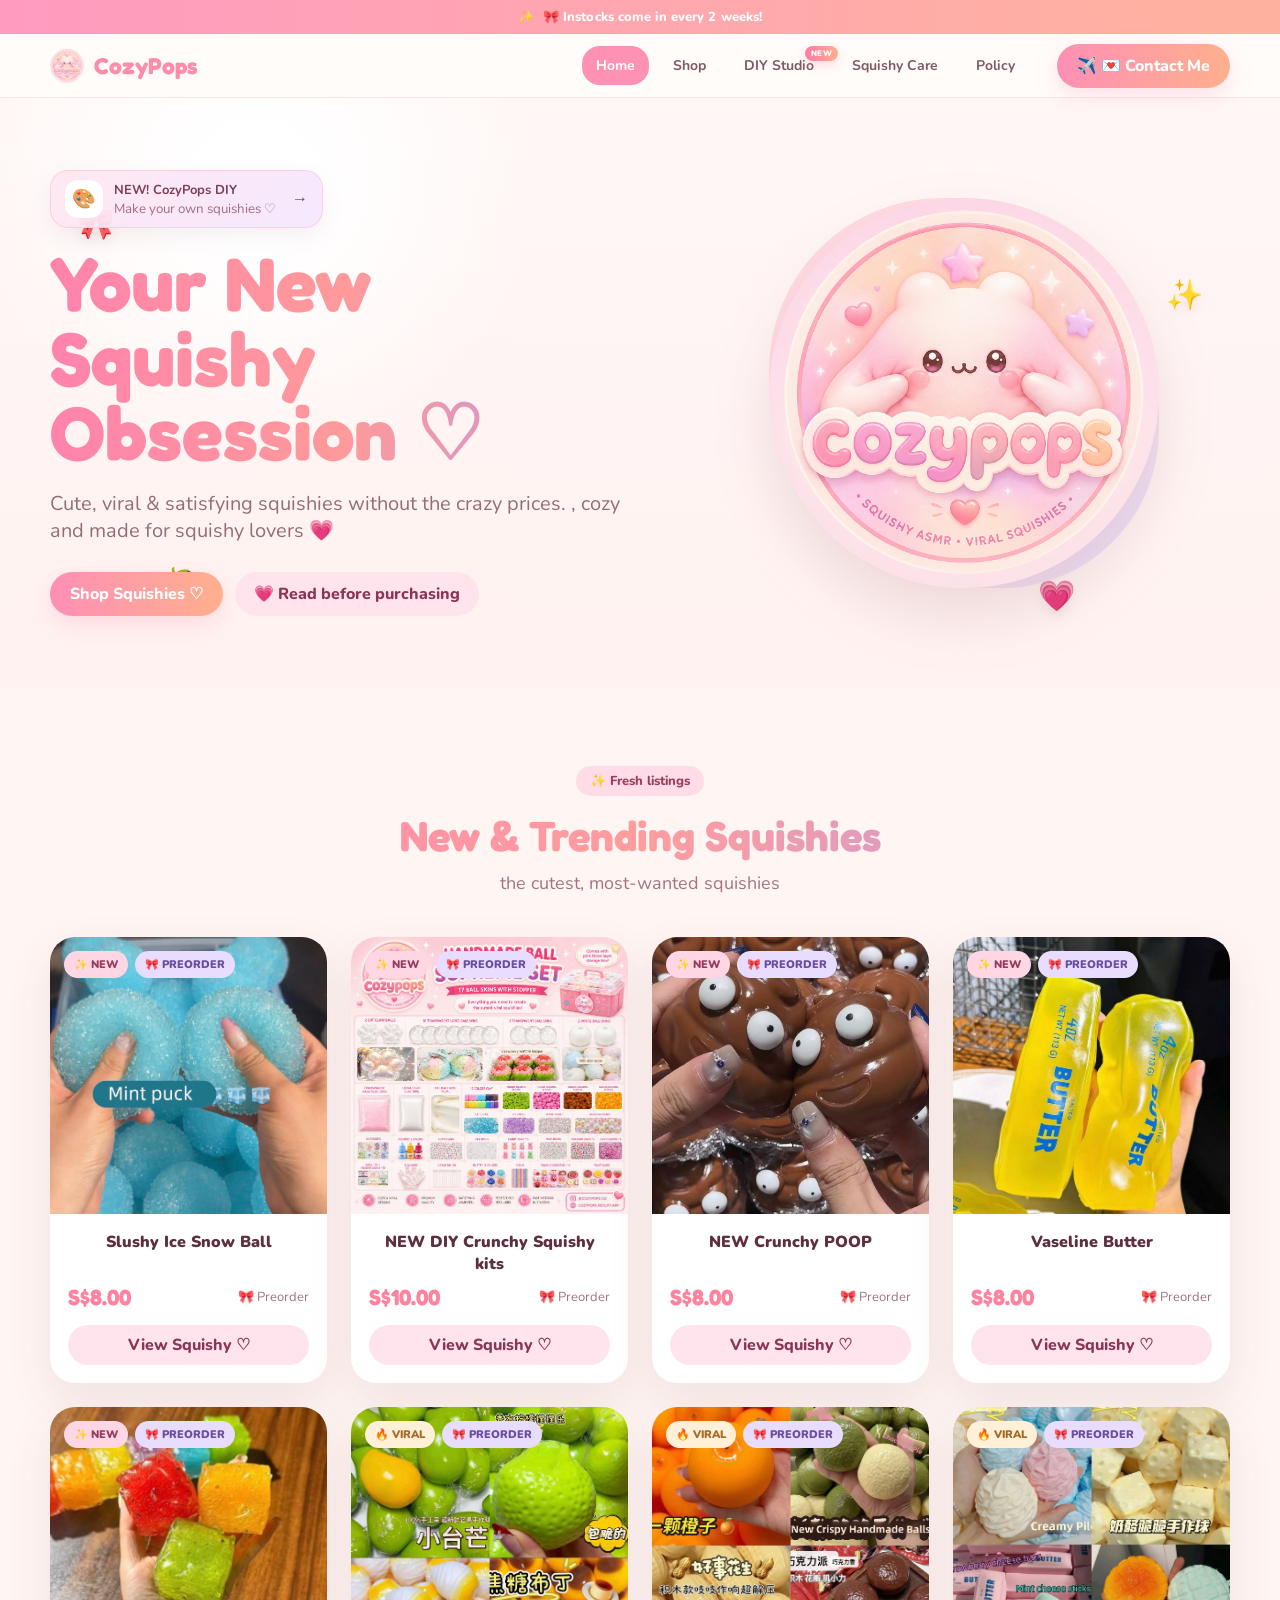
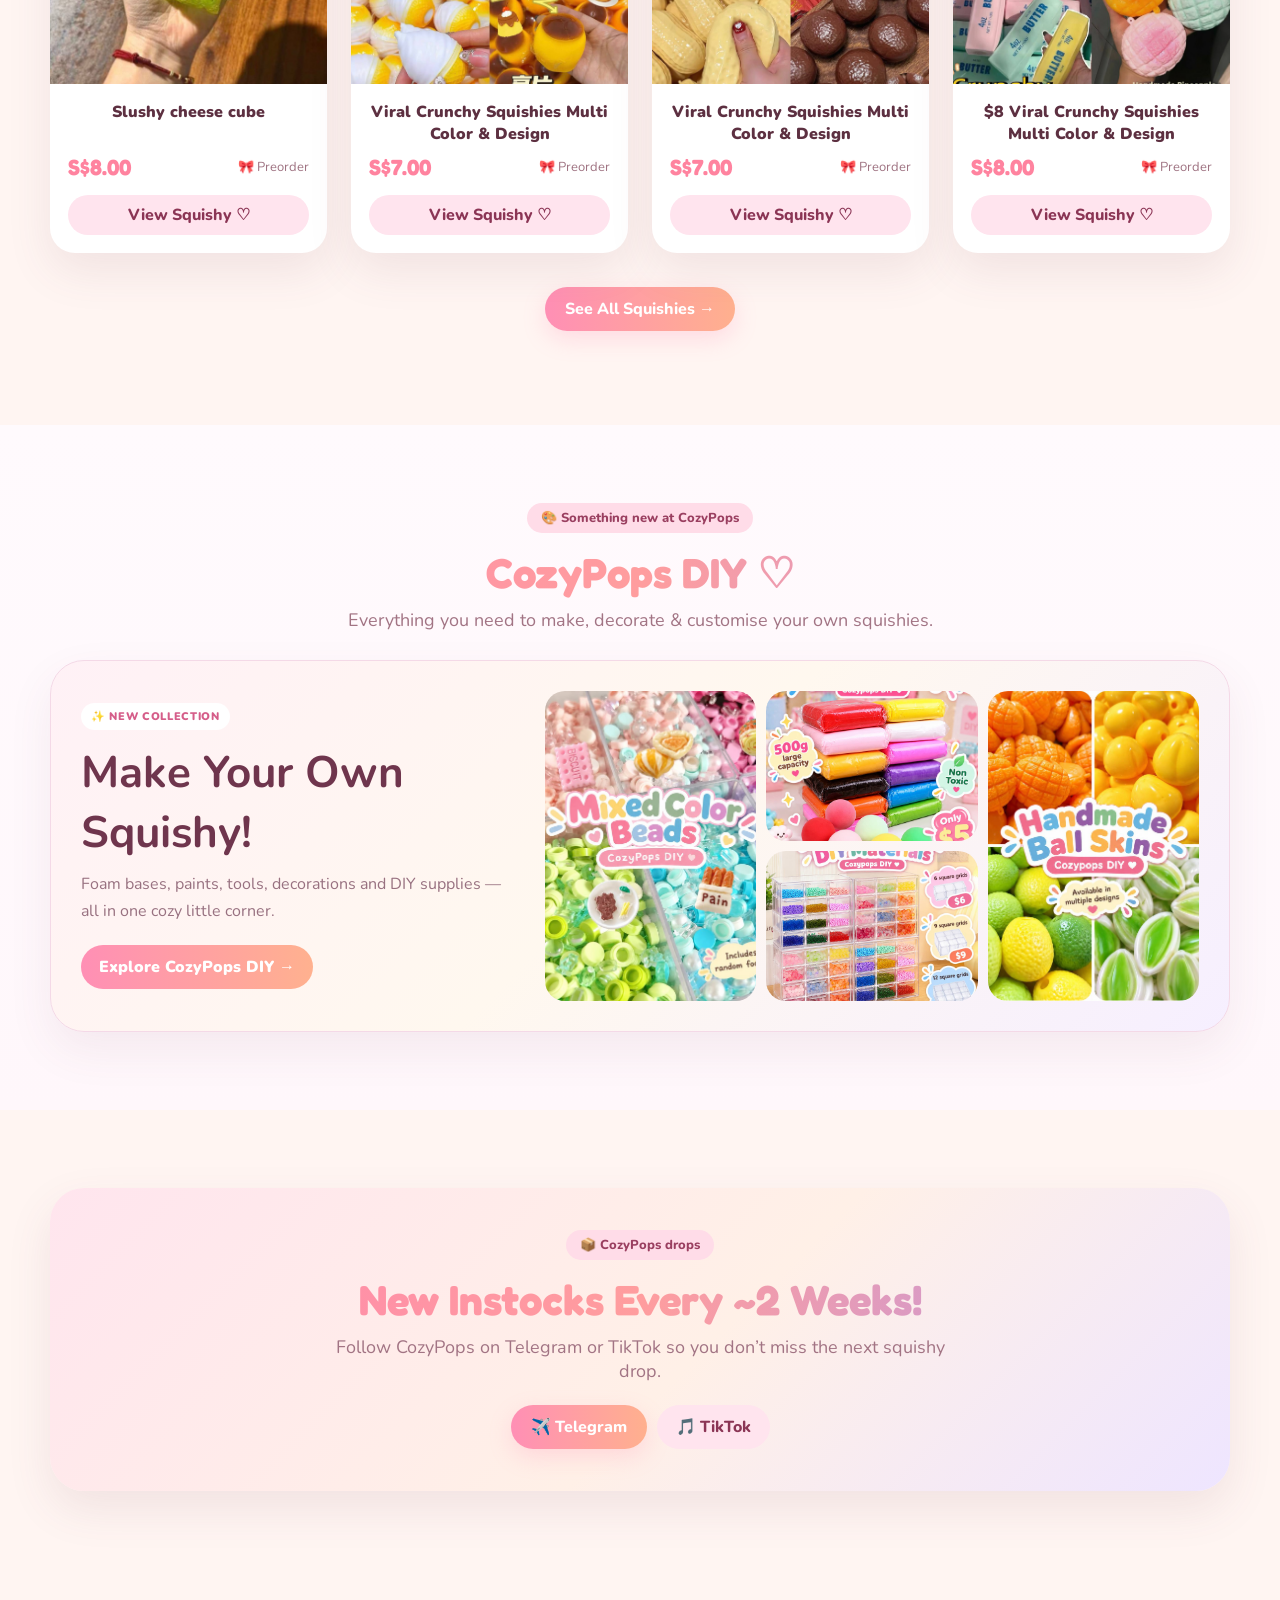
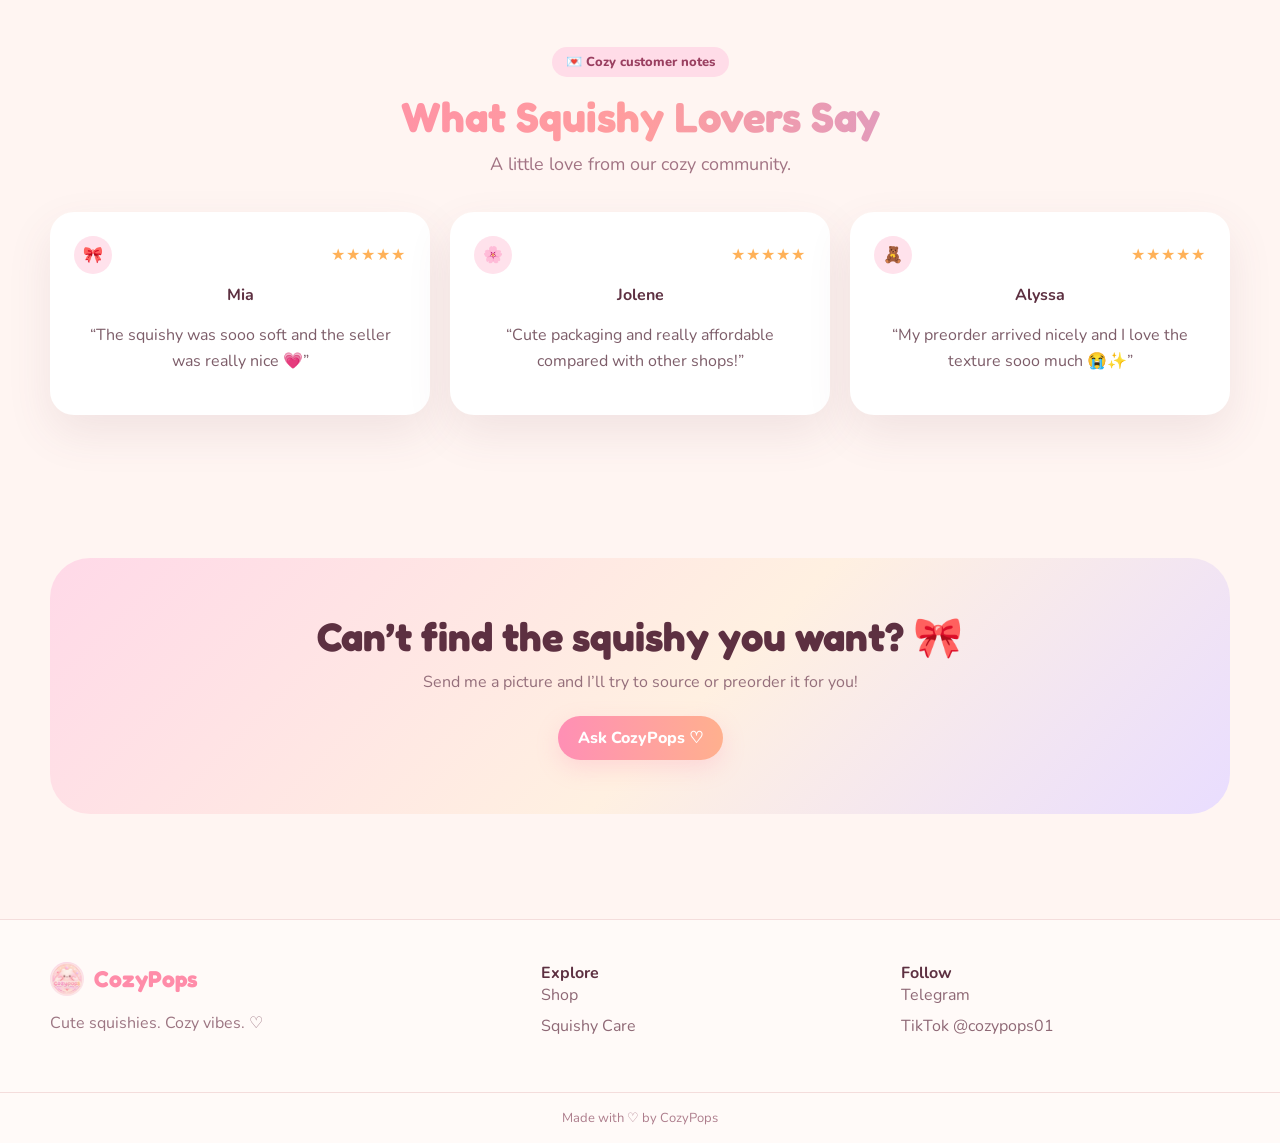
<file: index.html>
<!doctype html>
<html lang="en">
  <head>
    <meta charset="utf-8" />
    <meta name="viewport" content="width=device-width,initial-scale=1" />
    <meta name="theme-color" content="#ff8fb5" />
    <link rel="icon" href="assets/cozypops-logo.png" />
    <link rel="stylesheet" href="css/styles.css" />
    <title>CozyPops ♡ Cute Squishies</title>
  </head>
  <body>
    <div id="site-header"></div>
    <main>
      <section class="hero">
        <span class="floaty f1">🎀</span><span class="floaty f2">✨</span
        ><span class="floaty f3">🍓</span><span class="floaty f4">💗</span>
        <div class="wrap hero-inner">
          <div>
            <a class="diy-launch-pill" href="diy.html">
              <span class="diy-launch-icon">🎨</span>

              <span>
                <strong>NEW! CozyPops DIY</strong>
                <small>Make your own squishies ♡</small>
              </span>

              <span class="diy-launch-arrow">→</span>
            </a>

            <h1>Your New Squishy Obsession ♡</h1>
            <p>
              Cute, viral & satisfying squishies without the crazy prices.
              , cozy and made for squishy lovers 💗
            </p>
            <div class="hero-actions">
              <a class="btn-primary" href="shop.html">Shop Squishies ♡</a
              ><a class="btn-soft" href="before-you-buy.html">
                💗 Read before purchasing
              </a>
            </div>
          </div>
          <div class="hero-card">
            <img
              class="hero-logo"
              src="assets/cozypops-logo.png"
              alt="CozyPops"
            />
          </div>
        </div>
      </section>
      
      <section class="section">
        <div class="wrap center">
          <span class="eyebrow">✨ Fresh listings</span>
          <h2 class="title">New & Trending Squishies</h2>
          <p class="sub">the cutest, most-wanted squishies</p>
          <div class="product-grid" id="featuredProducts"></div>
          <p style="margin-top: 34px">
            <a class="btn-primary" href="shop.html">See All Squishies →</a>
          </p>
        </div>
      </section>
      <section class="section diy-home-section">

  <div class="wrap">

    <div class="diy-home-head center">

      <span class="eyebrow">
        🎨 Something new at CozyPops
      </span>

      <h2 class="title">
        CozyPops DIY ♡
      </h2>

      <p class="sub">
        Everything you need to make,
        decorate & customise your own squishies.
      </p>

    </div>


    <a
      href="diy.html"
      class="diy-showcase"
    >

      <div class="diy-showcase-copy">

        <span class="diy-mini-badge">
          ✨ NEW COLLECTION
        </span>

        <h3>
          Make Your Own Squishy!
        </h3>

        <p>
          Foam bases, paints, tools,
          decorations and DIY supplies —
          all in one cozy little corner.
        </p>

        <span class="diy-shop-button">
          Explore CozyPops DIY →
        </span>

      </div>


      <div class="diy-collage">

        <img
          src="assets/products/mixed-beads.jpg"
          alt="DIY Squishy Item"
        />

        <img
          src="assets/products/clay.jpg"
          alt="DIY Squishy Item"
        />

        <img
          src="assets/products/storagebox.jpg"
          alt="DIY Squishy Item"
        />

        <img
          src="assets/products/ballskins.jpg"
          alt="DIY Squishy Item"
        />

      </div>

    </a>

  </div>

</section>
      <section class="section">
        <div class="wrap soft-panel center">
          <span class="eyebrow">📦 CozyPops drops</span>
          <h2 class="title">New Instocks Every ~2 Weeks!</h2>
          <p class="sub">
            Follow CozyPops on Telegram or TikTok so you don’t miss the next
            squishy drop.
          </p>
          <div class="social-btns">
            <a
              class="btn-primary"
              target="_blank"
              href="https://t.me/ng_999a"
              class="js-telegram"
              >✈️ Telegram</a
            ><a
              class="btn-soft"
              target="_blank"
              href="https://www.tiktok.com/@cozypops01"
              class="js-tiktok"
              >🎵 TikTok</a
            >
          </div>
        </div>
      </section>
      <section class="section">
        <div class="wrap center">
          <span class="eyebrow">💌 Cozy customer notes</span>
          <h2 class="title">What Squishy Lovers Say</h2>
          <p class="sub">A little love from our cozy community.</p>
          <div class="review-grid" id="homeReviews"></div>
        </div>
      </section>
      <section class="cta">
        <div class="wrap cta-inner">
          <h2>Can’t find the squishy you want? 🎀</h2>
          <p>
            Send me a picture and I’ll try to source or preorder it for you!
          </p>
          <a
            class="btn-primary"
            target="_blank"
            href="https://t.me/ng_999a"
            class="js-telegram"
            >Ask CozyPops ♡</a
          >
        </div>
      </section>
    </main>
    <div id="site-footer"></div>
    <script src="js/products.js"></script>
    <script src="js/app.js"></script>
  </body>
</html>
</file>
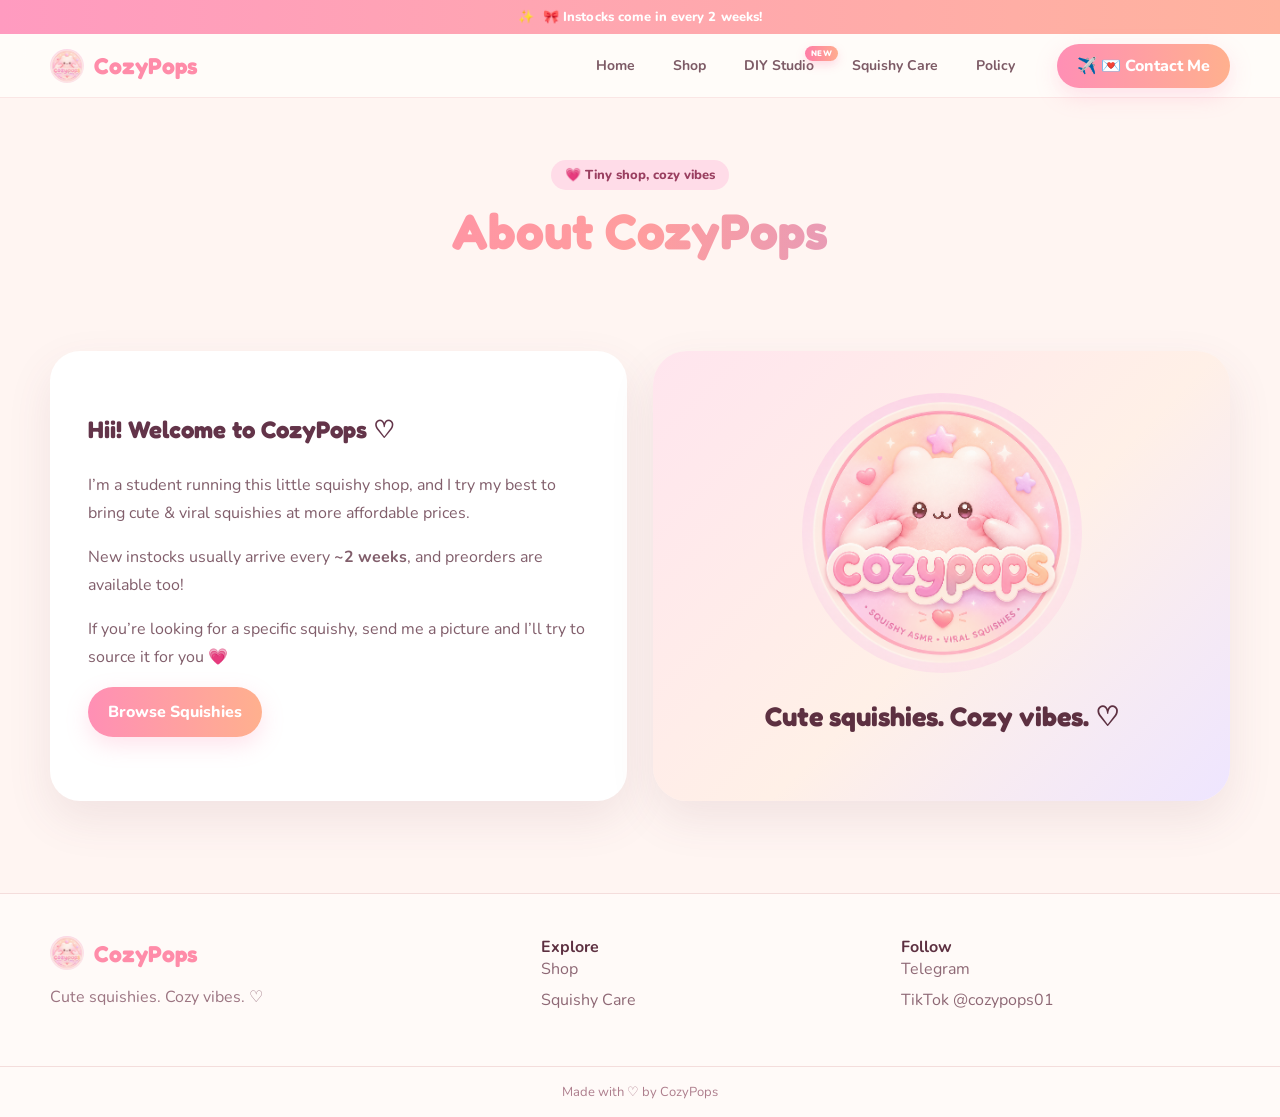
<file: about.html>
<!doctype html>
<html lang="en">
  <head>
    <meta charset="utf-8" />
    <meta name="viewport" content="width=device-width,initial-scale=1" />
    <meta name="theme-color" content="#ff8fb5" />
    <link rel="icon" href="assets/cozypops-logo.png" />
    <link rel="stylesheet" href="css/styles.css" />
    <title>About | CozyPops</title>
  </head>
  <body>
    <div id="site-header"></div>
    <main>
      <section class="page-head">
        <div class="wrap">
          <span class="eyebrow">💗 Tiny shop, cozy vibes</span>
          <h1>About CozyPops</h1>
        </div>
      </section>
      <section class="section-sm">
        <div class="wrap split">
          <div class="content-card">
            <h2>Hii! Welcome to CozyPops ♡</h2>
            <p>
              I’m a student running this little squishy shop, and I try my best
              to bring cute & viral squishies at more affordable prices.
            </p>
            <p>
              New instocks usually arrive every <strong>~2 weeks</strong>, and
              preorders are available too!
            </p>
            <p>
              If you’re looking for a specific squishy, send me a picture and
              I’ll try to source it for you 💗
            </p>
            <a class="btn-primary" href="shop.html">Browse Squishies</a>
          </div>
          <div class="soft-panel center">
            <img
              src="assets/cozypops-logo.png"
              alt="CozyPops"
              style="width: 280px; margin: auto; border-radius: 50%"
            />
            <h3 style="font-family: Fredoka; font-size: 27px">
              Cute squishies. Cozy vibes. ♡
            </h3>
          </div>
        </div>
      </section>
    </main>
    <div id="site-footer"></div>
    <script src="js/products.js"></script>
    <script src="js/app.js"></script>
  </body>
</html>
</file>
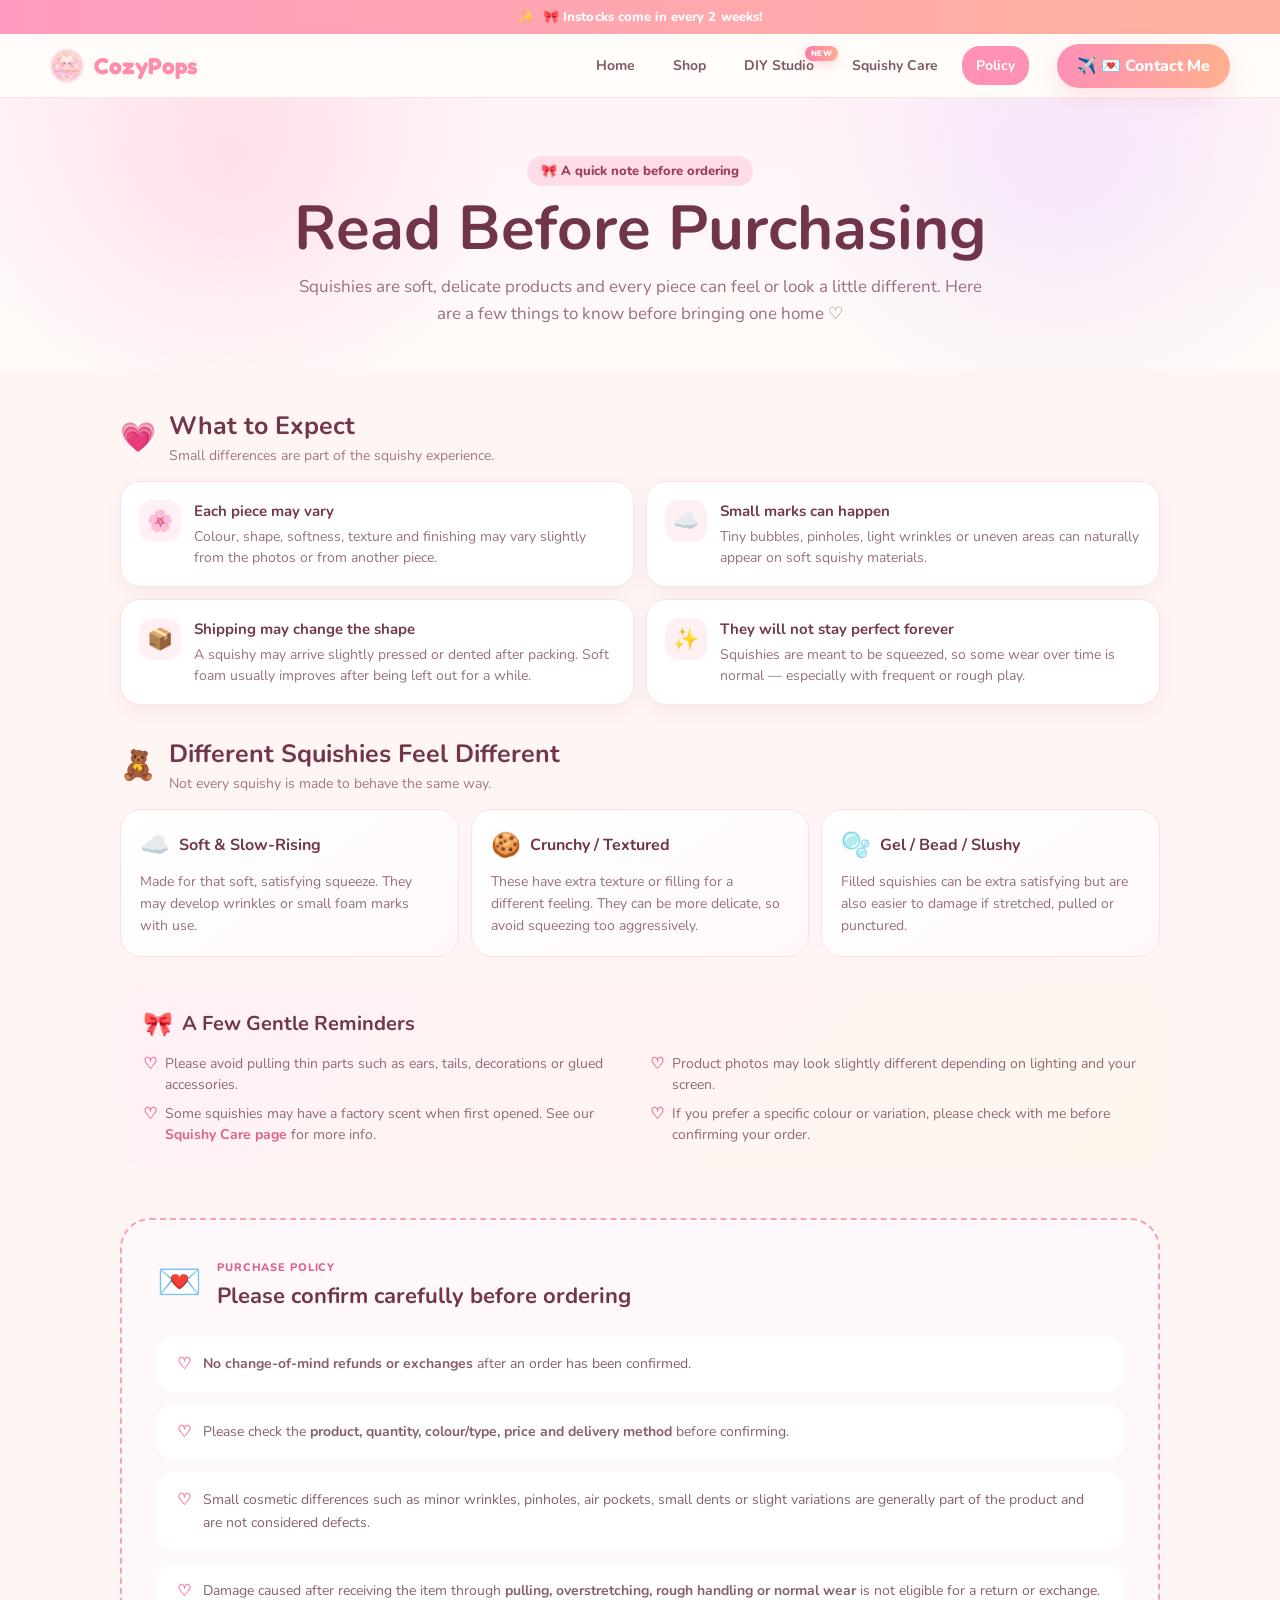
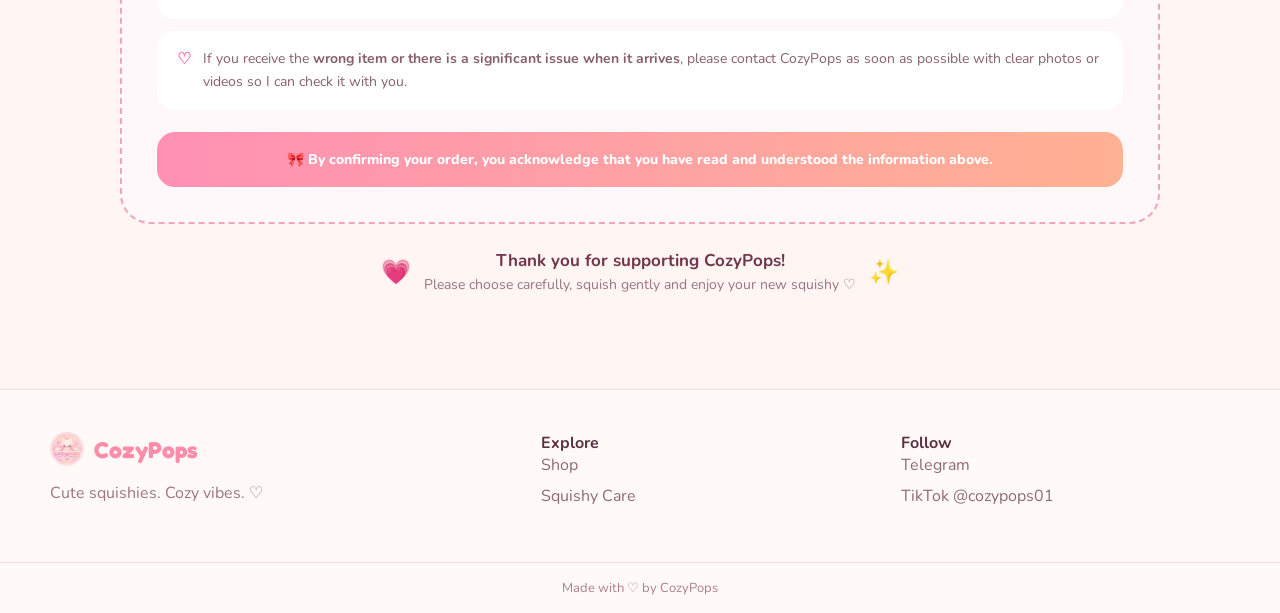
<file: before-you-buy.html>
<!doctype html>
<html lang="en">
<head>
  <meta charset="utf-8" />
  <meta name="viewport" content="width=device-width,initial-scale=1" />
  <meta name="theme-color" content="#ff8fb5" />
  <link rel="icon" href="assets/cozypops-logo.png" />
  <link rel="stylesheet" href="css/styles.css" />
  <title>Read Before Purchasing | CozyPops</title>
</head>
<style>
    /* =========================
   READ BEFORE PURCHASING
========================= */

/* ==================================
   READ BEFORE PURCHASING
================================== */

.buy-hero {
  padding: 58px 20px 44px;
  text-align: center;
  background:
    radial-gradient(circle at 18% 20%, rgba(255, 205, 222, .55), transparent 25%),
    radial-gradient(circle at 83% 22%, rgba(232, 211, 255, .45), transparent 25%),
    linear-gradient(180deg, #fff4f7, #fffaf8);
}

.buy-hero h1 {
  margin: 10px 0 12px;
  font-size: clamp(38px, 6vw, 62px);
  line-height: 1.05;
  color: #70354b;
}

.buy-hero p {
  max-width: 690px;
  margin: auto;
  color: #98717f;
  font-size: 17px;
  line-height: 1.6;
}

.buy-section {
  padding: 38px 20px 55px;
}

.buy-wrap {
  max-width: 1040px;
}


/* Section headings */

.compact-title {
  display: flex;
  align-items: center;
  gap: 13px;
  margin-bottom: 16px;
}

.compact-title > span {
  font-size: 29px;
}

.compact-title h2 {
  margin: 0;
  color: #71364c;
  font-size: 25px;
}

.compact-title p {
  margin: 3px 0 0;
  color: #a17886;
  font-size: 14px;
}

.section-title-gap {
  margin-top: 32px;
}


/* What to expect */

.expect-grid {
  display: grid;
  grid-template-columns: 1fr 1fr;
  gap: 12px;
}

.expect-item {
  display: flex;
  gap: 13px;
  padding: 18px;
  background: #fff;
  border: 1px solid #ffe0e8;
  border-radius: 20px;
  box-shadow: 0 7px 20px rgba(120, 66, 84, .05);
}

.expect-item > span {
  flex: 0 0 42px;
  width: 42px;
  height: 42px;
  display: grid;
  place-items: center;
  background: #fff0f4;
  border-radius: 14px;
  font-size: 21px;
}

.expect-item strong {
  color: #75394f;
  font-size: 15px;
}

.expect-item p {
  margin: 4px 0 0;
  color: #96707d;
  font-size: 14px;
  line-height: 1.5;
}


/* Squishy types */

.type-compact-grid {
  display: grid;
  grid-template-columns: repeat(3, 1fr);
  gap: 12px;
}

.type-compact-card {
  padding: 19px;
  background: linear-gradient(145deg, #fff, #fff8fa);
  border: 1px solid #ffdee8;
  border-radius: 21px;
}

.type-top {
  display: flex;
  align-items: center;
  gap: 9px;
}

.type-top span {
  font-size: 24px;
}

.type-top h3 {
  margin: 0;
  color: #71364c;
  font-size: 16px;
}

.type-compact-card p {
  margin: 10px 0 0;
  color: #95707d;
  font-size: 14px;
  line-height: 1.55;
}


/* Quick notes */

.quick-note-box {
  margin-top: 28px;
  padding: 23px;
  background: linear-gradient(135deg, #fff1f6, #fff7ee);
  border-radius: 23px;
}

.quick-note-title {
  display: flex;
  align-items: center;
  gap: 9px;
  margin-bottom: 13px;
}

.quick-note-title span {
  font-size: 24px;
}

.quick-note-title h2 {
  margin: 0;
  color: #71364c;
  font-size: 20px;
}

.quick-reminders {
  display: grid;
  grid-template-columns: 1fr 1fr;
  gap: 8px 20px;
}

.quick-reminders > div {
  display: flex;
  gap: 8px;
}

.quick-reminders span {
  color: #f46f9d;
  font-weight: 900;
}

.quick-reminders p {
  margin: 0;
  color: #8f6976;
  font-size: 14px;
  line-height: 1.5;
}

.quick-reminders a {
  color: #dc628c;
  font-weight: 700;
}


/* Purchase policy */

.purchase-policy {
  margin-top: 28px;
  padding: 26px;
  border: 2px dashed #f2a2bb;
  border-radius: 24px;
  background: #fff9fb;
}

.policy-title {
  display: flex;
  gap: 13px;
  align-items: center;
  margin-bottom: 16px;
}

.policy-title > span {
  font-size: 30px;
}

.policy-title h2 {
  margin: 3px 0 0;
  color: #71364c;
  font-size: 22px;
}

.mini-label {
  color: #db608b;
  font-size: 11px;
  font-weight: 800;
  letter-spacing: .08em;
  text-transform: uppercase;
}

.policy-list {
  display: grid;
  gap: 7px;
}

.policy-row {
  display: flex;
  gap: 10px;
  padding: 12px 15px;
  background: #fff;
  border-radius: 14px;
}

.policy-row > span {
  color: #ff78a5;
  font-weight: 900;
}

.policy-row p {
  margin: 0;
  color: #865f6d;
  font-size: 14px;
  line-height: 1.5;
}

.policy-confirm {
  margin-top: 15px;
  padding: 14px 18px;
  text-align: center;
  border-radius: 14px;
  background: linear-gradient(90deg, #ff8fb4, #ffae93);
  color: #fff;
  font-size: 14px;
  font-weight: 800;
}


/* Bottom */

.buy-thankyou {
  display: flex;
  align-items: center;
  justify-content: center;
  gap: 13px;
  margin-top: 25px;
  text-align: center;
}

.buy-thankyou > span {
  font-size: 24px;
}

.buy-thankyou strong {
  color: #71364c;
  font-size: 17px;
}

.buy-thankyou p {
  margin: 3px 0 0;
  color: #9a7480;
  font-size: 14px;
}


/* Responsive */

@media (max-width: 760px) {

  .expect-grid,
  .quick-reminders {
    grid-template-columns: 1fr;
  }

  .type-compact-grid {
    grid-template-columns: 1fr;
  }

  .buy-section {
    padding-top: 28px;
  }
}

@media (max-width: 520px) {

  .buy-hero {
    padding: 45px 18px 34px;
  }

  .purchase-policy,
  .quick-note-box {
    padding: 20px 17px;
  }

  .expect-item {
    padding: 15px;
  }
}

.purchase-policy {
  margin-top: 50px;
  padding: 35px;
  border: 2px dashed #f3a3ba;
  border-radius: 30px;
  background: #fff8fa;
}

.policy-title {
  display: flex;
  align-items: center;
  gap: 15px;
  margin-bottom: 25px;
}

.policy-title > span {
  font-size: 36px;
}

.policy-title h2 {
  margin: 4px 0 0;
  color: #71364c;
}

.policy-list {
  display: grid;
  gap: 12px;
}

.policy-row {
  display: flex;
  gap: 12px;
  padding: 17px 20px;
  border-radius: 18px;
  background: #fff;
}

.policy-row > span {
  color: #ff78a6;
  font-weight: 900;
}

.policy-row p {
  margin: 0;
  color: #875f6d;
  line-height: 1.6;
}

.policy-confirm {
  margin-top: 22px;
  padding: 18px 22px;
  text-align: center;
  border-radius: 18px;
  background: linear-gradient(90deg, #ff91b4, #ffb193);
  color: white;
  font-weight: 800;
}

.notice-thankyou {
  display: flex;
  justify-content: center;
  align-items: center;
  gap: 18px;
  margin-top: 45px;
  padding: 30px;
  text-align: center;
}

.notice-thankyou > span {
  font-size: 30px;
}

.notice-thankyou h2 {
  margin: 0;
  color: #71364c;
}

.notice-thankyou p {
  margin: 6px 0 0;
  color: #98717e;
}

@media (max-width: 900px) {
  .squishy-type-grid {
    grid-template-columns: 1fr;
  }

  .important-grid {
    grid-template-columns: repeat(2, 1fr);
  }
}

@media (max-width: 560px) {
  .important-grid {
    grid-template-columns: 1fr;
  }

  .purchase-policy,
  .lifespan-card {
    padding: 24px 20px;
  }
}
</style>

<body>

<div id="site-header"></div>

<main>

  <!-- HERO -->
  <section class="buy-hero">
    <div class="wrap">
      <span class="eyebrow">🎀 A quick note before ordering</span>
      <h1>Read Before Purchasing</h1>
      <p>
        Squishies are soft, delicate products and every piece can feel or
        look a little different. Here are a few things to know before
        bringing one home ♡
      </p>
    </div>
  </section>


  <section class="buy-section">
    <div class="wrap buy-wrap">

      <!-- WHAT TO EXPECT -->
      <div class="compact-title">
        <span>💗</span>
        <div>
          <h2>What to Expect</h2>
          <p>Small differences are part of the squishy experience.</p>
        </div>
      </div>

      <div class="expect-grid">

        <div class="expect-item">
          <span>🌸</span>
          <div>
            <strong>Each piece may vary</strong>
            <p>
              Colour, shape, softness, texture and finishing may vary
              slightly from the photos or from another piece.
            </p>
          </div>
        </div>

        <div class="expect-item">
          <span>☁️</span>
          <div>
            <strong>Small marks can happen</strong>
            <p>
              Tiny bubbles, pinholes, light wrinkles or uneven areas can
              naturally appear on soft squishy materials.
            </p>
          </div>
        </div>

        <div class="expect-item">
          <span>📦</span>
          <div>
            <strong>Shipping may change the shape</strong>
            <p>
              A squishy may arrive slightly pressed or dented after packing.
              Soft foam usually improves after being left out for a while.
            </p>
          </div>
        </div>

        <div class="expect-item">
          <span>✨</span>
          <div>
            <strong>They will not stay perfect forever</strong>
            <p>
              Squishies are meant to be squeezed, so some wear over time is
              normal — especially with frequent or rough play.
            </p>
          </div>
        </div>

      </div>


      <!-- DIFFERENT TYPES -->
      <div class="compact-title section-title-gap">
        <span>🧸</span>
        <div>
          <h2>Different Squishies Feel Different</h2>
          <p>Not every squishy is made to behave the same way.</p>
        </div>
      </div>

      <div class="type-compact-grid">

        <article class="type-compact-card">
          <div class="type-top">
            <span>☁️</span>
            <h3>Soft & Slow-Rising</h3>
          </div>

          <p>
            Made for that soft, satisfying squeeze. They may develop
            wrinkles or small foam marks with use.
          </p>
        </article>


        <article class="type-compact-card">
          <div class="type-top">
            <span>🍪</span>
            <h3>Crunchy / Textured</h3>
          </div>

          <p>
            These have extra texture or filling for a different feeling.
            They can be more delicate, so avoid squeezing too aggressively.
          </p>
        </article>


        <article class="type-compact-card">
          <div class="type-top">
            <span>🫧</span>
            <h3>Gel / Bead / Slushy</h3>
          </div>

          <p>
            Filled squishies can be extra satisfying but are also easier
            to damage if stretched, pulled or punctured.
          </p>
        </article>

      </div>


      <!-- QUICK REMINDERS -->
      <div class="quick-note-box">

        <div class="quick-note-title">
          <span>🎀</span>
          <h2>A Few Gentle Reminders</h2>
        </div>

        <div class="quick-reminders">

          <div>
            <span>♡</span>
            <p>
              Please avoid pulling thin parts such as ears, tails,
              decorations or glued accessories.
            </p>
          </div>

          <div>
            <span>♡</span>
            <p>
              Product photos may look slightly different depending on
              lighting and your screen.
            </p>
          </div>

          <div>
            <span>♡</span>
            <p>
              Some squishies may have a factory scent when first opened.
              See our <a href="care.html">Squishy Care page</a> for more info.
            </p>
          </div>

          <div>
            <span>♡</span>
            <p>
              If you prefer a specific colour or variation, please check
              with me before confirming your order.
            </p>
          </div>

        </div>

      </div>


      <!-- PURCHASE POLICY -->
      <div class="purchase-policy">

        <div class="policy-title">
          <span>💌</span>

          <div>
            <span class="mini-label">Purchase Policy</span>
            <h2>Please confirm carefully before ordering</h2>
          </div>
        </div>


        <div class="policy-list">

          <div class="policy-row">
            <span>♡</span>
            <p>
              <strong>No change-of-mind refunds or exchanges</strong>
              after an order has been confirmed.
            </p>
          </div>


          <div class="policy-row">
            <span>♡</span>
            <p>
              Please check the <strong>product, quantity, colour/type,
              price and delivery method</strong> before confirming.
            </p>
          </div>


          <div class="policy-row">
            <span>♡</span>
            <p>
              Small cosmetic differences such as minor wrinkles, pinholes,
              air pockets, small dents or slight variations are generally
              part of the product and are not considered defects.
            </p>
          </div>


          <div class="policy-row">
            <span>♡</span>
            <p>
              Damage caused after receiving the item through
              <strong>pulling, overstretching, rough handling or normal
              wear</strong> is not eligible for a return or exchange.
            </p>
          </div>


          <div class="policy-row">
            <span>♡</span>
            <p>
              If you receive the <strong>wrong item or there is a significant
              issue when it arrives</strong>, please contact CozyPops as soon
              as possible with clear photos or videos so I can check it with you.
            </p>
          </div>

        </div>


        <div class="policy-confirm">
          🎀 By confirming your order, you acknowledge that you have read
          and understood the information above.
        </div>

      </div>


      <!-- BOTTOM MESSAGE -->
      <div class="buy-thankyou">
        <span>💗</span>

        <div>
          <strong>Thank you for supporting CozyPops!</strong>
          <p>
            Please choose carefully, squish gently and enjoy your new
            squishy ♡
          </p>
        </div>

        <span>✨</span>
      </div>

    </div>
  </section>

</main>


<div id="site-footer"></div>

<script src="js/products.js"></script>
<script src="js/app.js"></script>

</body>
</html>
</file>
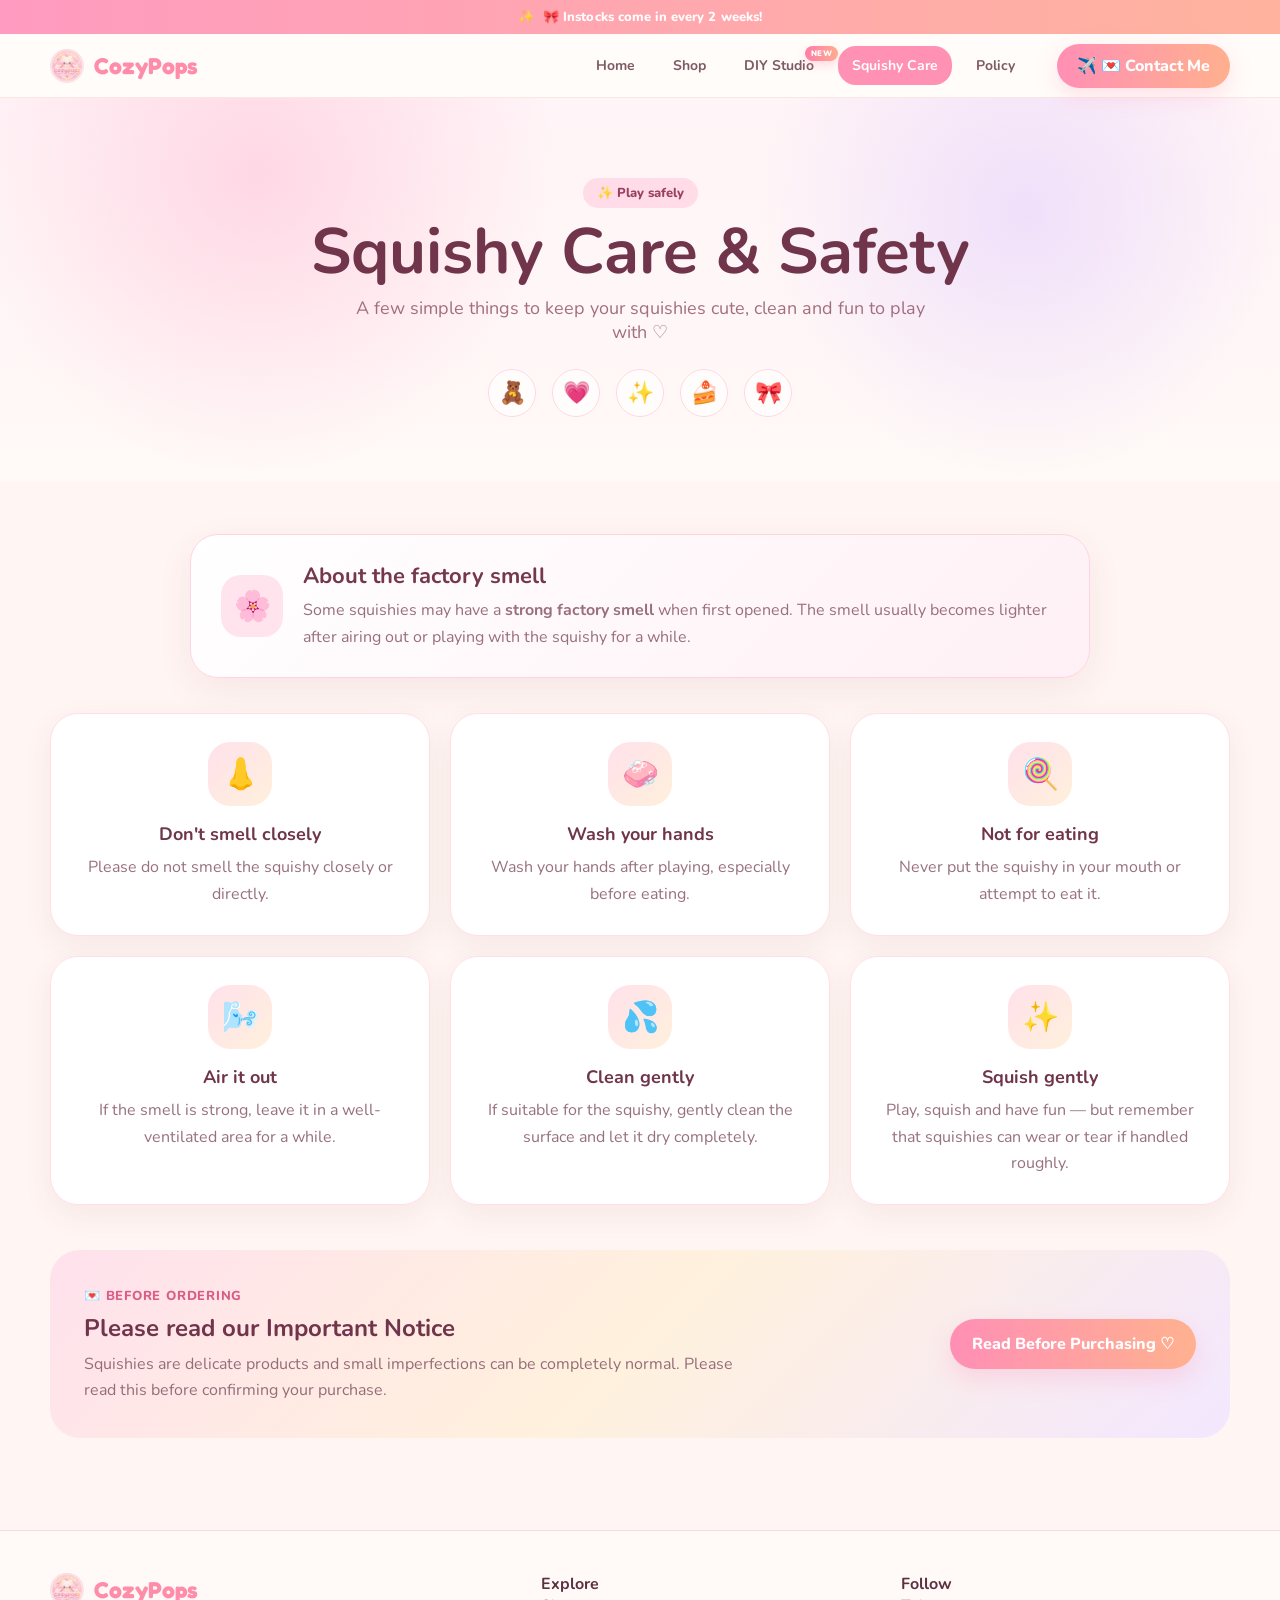
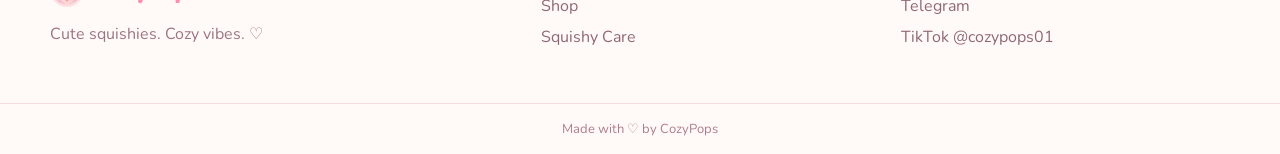
<file: care.html>
<!doctype html>
<html lang="en">
  <head>
    <meta charset="utf-8" />
    <meta name="viewport" content="width=device-width,initial-scale=1" />
    <meta name="theme-color" content="#ff8fb5" />
    <link rel="icon" href="assets/cozypops-logo.png" />
    <link rel="stylesheet" href="css/styles.css" />
    <title>Squishy Care | CozyPops</title>
    <style>
        /* =========================
   SQUISHY CARE
========================= */

.care-hero {
  position: relative;
  overflow: hidden;
  padding: 80px 20px 65px;
  text-align: center;
  background:
    radial-gradient(circle at 20% 20%, rgba(255, 191, 214, .55), transparent 28%),
    radial-gradient(circle at 80% 30%, rgba(217, 190, 255, .4), transparent 25%),
    linear-gradient(180deg, #fff4f7 0%, #fff9f7 100%);
}

.care-hero-inner {
  max-width: 760px;
}

.care-hero h1 {
  margin: 12px 0;
  font-size: clamp(38px, 6vw, 64px);
  line-height: 1;
  color: #70354b;
}

.care-hero p {
  max-width: 590px;
  margin: 0 auto;
  font-size: 18px;
  color: #a36f7f;
}

.care-hero-icons {
  display: flex;
  justify-content: center;
  gap: 16px;
  margin-top: 25px;
}

.care-hero-icons span {
  display: inline-flex;
  align-items: center;
  justify-content: center;
  width: 48px;
  height: 48px;
  background: rgba(255,255,255,.7);
  border: 1px solid #ffd9e5;
  border-radius: 50%;
  font-size: 22px;
  animation: cozyFloat 3s ease-in-out infinite;
}

.care-hero-icons span:nth-child(2) { animation-delay: .25s; }
.care-hero-icons span:nth-child(3) { animation-delay: .5s; }
.care-hero-icons span:nth-child(4) { animation-delay: .75s; }
.care-hero-icons span:nth-child(5) { animation-delay: 1s; }

@keyframes cozyFloat {
  0%, 100% { transform: translateY(0); }
  50% { transform: translateY(-7px); }
}

.care-notice {
  display: flex;
  gap: 20px;
  align-items: center;
  max-width: 900px;
  margin: 0 auto 35px;
  padding: 26px 30px;
  background: linear-gradient(135deg, #fff, #fff0f5);
  border: 1px solid #ffd4e2;
  border-radius: 28px;
  box-shadow: 0 12px 35px rgba(144, 64, 95, .08);
}

.care-notice-icon {
  flex: 0 0 62px;
  width: 62px;
  height: 62px;
  display: grid;
  place-items: center;
  border-radius: 20px;
  background: #ffe3ed;
  font-size: 30px;
}

.care-notice h2 {
  margin: 0 0 6px;
  font-size: 22px;
  color: #74374d;
}

.care-notice p {
  margin: 0;
  color: #996f7c;
  line-height: 1.7;
}

.care-grid {
  display: grid;
  grid-template-columns: repeat(3, 1fr);
  gap: 20px;
}

.care-card {
  padding: 28px 24px;
  text-align: center;
  border: 1px solid #ffe0e9;
  border-radius: 28px;
  background: #fff;
  box-shadow: 0 10px 30px rgba(129, 65, 89, .07);
  transition: .25s ease;
}

.care-card:hover {
  transform: translateY(-5px);
  box-shadow: 0 18px 35px rgba(129, 65, 89, .12);
}

.care-card-icon {
  display: grid;
  place-items: center;
  width: 64px;
  height: 64px;
  margin: 0 auto 16px;
  border-radius: 22px;
  background: linear-gradient(135deg, #ffe1eb, #fff0dc);
  font-size: 30px;
}

.care-card h3 {
  margin: 0 0 8px;
  color: #70354b;
  font-size: 18px;
}

.care-card p {
  margin: 0;
  color: #98717e;
  line-height: 1.65;
}

.before-buy-banner {
  display: flex;
  justify-content: space-between;
  gap: 30px;
  align-items: center;
  margin-top: 45px;
  padding: 34px;
  border-radius: 30px;
  background: linear-gradient(135deg, #ffe1ed, #fff1dd, #f3e7ff);
}

.before-buy-banner h2 {
  margin: 6px 0 8px;
  color: #70354b;
}

.before-buy-banner p {
  max-width: 650px;
  margin: 0;
  color: #956d7a;
  line-height: 1.6;
}

.mini-label {
  color: #d95d87;
  font-size: 13px;
  font-weight: 800;
  text-transform: uppercase;
  letter-spacing: .06em;
}

.cute-button {
  flex-shrink: 0;
  display: inline-flex;
  align-items: center;
  justify-content: center;
  min-height: 50px;
  padding: 0 22px;
  border-radius: 999px;
  background: linear-gradient(90deg, #ff8fb5, #ffb18f);
  color: #fff;
  font-weight: 800;
  text-decoration: none;
  box-shadow: 0 10px 22px rgba(255, 143, 181, .25);
  transition: .2s ease;
}

.cute-button:hover {
  transform: translateY(-2px) scale(1.02);
}

@media (max-width: 850px) {
  .care-grid {
    grid-template-columns: repeat(2, 1fr);
  }

  .before-buy-banner {
    align-items: flex-start;
    flex-direction: column;
  }
}

@media (max-width: 560px) {
  .care-hero {
    padding: 55px 18px 45px;
  }

  .care-grid {
    grid-template-columns: 1fr;
  }

  .care-notice {
    align-items: flex-start;
    padding: 22px;
  }

  .care-notice-icon {
    flex-basis: 50px;
    width: 50px;
    height: 50px;
    font-size: 24px;
  }
}
    </style>
  </head>
  <body>
    <div id="site-header"></div>
    <main>
  <section class="care-hero">
    <div class="wrap care-hero-inner">
      <span class="eyebrow">✨ Play safely</span>
      <h1>Squishy Care & Safety</h1>
      <p>
        A few simple things to keep your squishies cute,
        clean and fun to play with ♡
      </p>

      <div class="care-hero-icons">
        <span>🧸</span>
        <span>💗</span>
        <span>✨</span>
        <span>🍰</span>
        <span>🎀</span>
      </div>
    </div>
  </section>

  <section class="section-sm">
    <div class="wrap">

      <div class="care-notice">
        <div class="care-notice-icon">🌸</div>
        <div>
          <h2>About the factory smell</h2>
          <p>
            Some squishies may have a <strong>strong factory smell</strong>
            when first opened. The smell usually becomes lighter after
            airing out or playing with the squishy for a while.
          </p>
        </div>
      </div>

      <div class="care-grid">

        <article class="care-card">
          <span class="care-card-icon">👃</span>
          <h3>Don't smell closely</h3>
          <p>Please do not smell the squishy closely or directly.</p>
        </article>

        <article class="care-card">
          <span class="care-card-icon">🧼</span>
          <h3>Wash your hands</h3>
          <p>
            Wash your hands after playing, especially before eating.
          </p>
        </article>

        <article class="care-card">
          <span class="care-card-icon">🍭</span>
          <h3>Not for eating</h3>
          <p>
            Never put the squishy in your mouth or attempt to eat it.
          </p>
        </article>

        <article class="care-card">
          <span class="care-card-icon">🌬️</span>
          <h3>Air it out</h3>
          <p>
            If the smell is strong, leave it in a well-ventilated area
            for a while.
          </p>
        </article>

        <article class="care-card">
          <span class="care-card-icon">💦</span>
          <h3>Clean gently</h3>
          <p>
            If suitable for the squishy, gently clean the surface and
            let it dry completely.
          </p>
        </article>

        <article class="care-card">
          <span class="care-card-icon">✨</span>
          <h3>Squish gently</h3>
          <p>
            Play, squish and have fun — but remember that squishies can
            wear or tear if handled roughly.
          </p>
        </article>

      </div>

      <div class="before-buy-banner">
        <div>
          <span class="mini-label">💌 Before ordering</span>
          <h2>Please read our Important Notice</h2>
          <p>
            Squishies are delicate products and small imperfections can
            be completely normal. Please read this before confirming
            your purchase.
          </p>
        </div>

        <a href="before-you-buy.html" class="cute-button">
          Read Before Purchasing ♡
        </a>
      </div>

    </div>
  </section>
</main>
    <div id="site-footer"></div>
    <script src="js/products.js"></script>
    <script src="js/app.js"></script>
  </body>
</html>
</file>
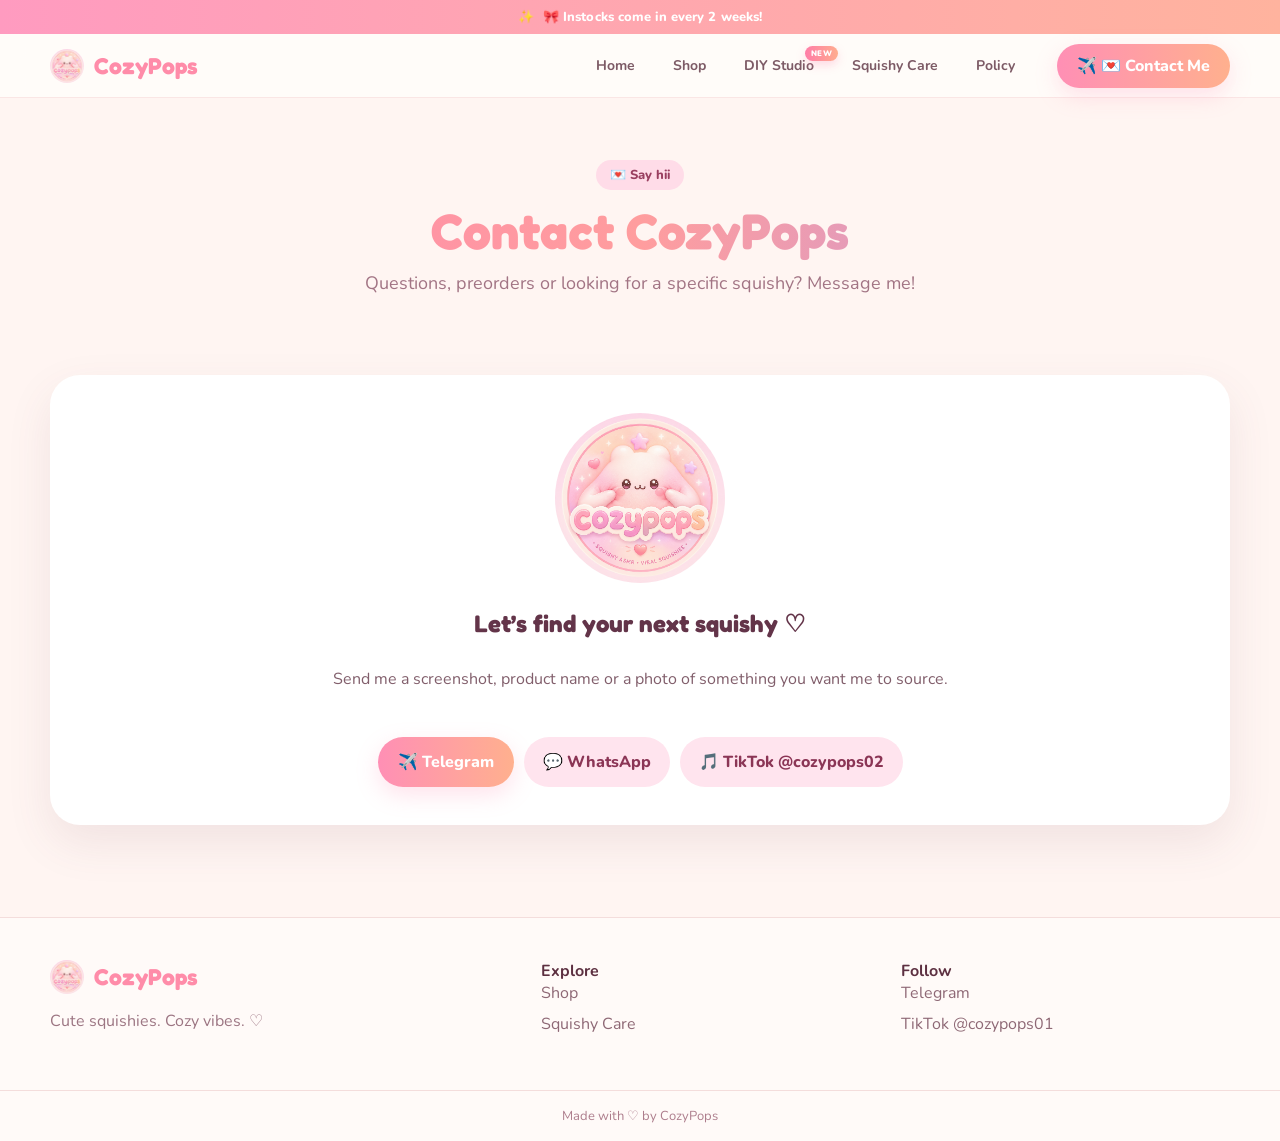
<file: contact.html>
<!doctype html>
<html lang="en">
  <head>
    <meta charset="utf-8" />
    <meta name="viewport" content="width=device-width,initial-scale=1" />
    <meta name="theme-color" content="#ff8fb5" />
    <link rel="icon" href="assets/cozypops-logo.png" />
    <link rel="stylesheet" href="css/styles.css" />
    <title>Contact | CozyPops</title>
  </head>
  <body>
    <div id="site-header"></div>
    <main>
      <section class="page-head">
        <div class="wrap">
          <span class="eyebrow">💌 Say hii</span>
          <h1>Contact CozyPops</h1>
          <p class="sub">
            Questions, preorders or looking for a specific squishy? Message me!
          </p>
        </div>
      </section>
      <section class="section-sm">
        <div class="wrap">
          <div class="content-card contact-card">
            <img
              src="assets/cozypops-logo.png"
              alt="CozyPops"
              style="width: 170px; margin: 0 auto 18px; border-radius: 50%"
            />
            <h2>Let’s find your next squishy ♡</h2>
            <p>
              Send me a screenshot, product name or a photo of something you
              want me to source.
            </p>
            <div class="social-btns">
  <div class="social-btns">

  <a
    class="btn-primary js-telegram"
    target="_blank"
    href="https://t.me/ng_999a"
  >
    ✈️ Telegram
  </a>

  <a
    class="btn-soft js-market-chat"
    target="_blank"
    href="#"
  >
    💬 WhatsApp
  </a>

  <a
    class="btn-soft js-tiktok"
    target="_blank"
    href="https://www.tiktok.com/@cozypops02"
  >
    🎵 TikTok @cozypops02
  </a>

</div>
</div>
          </div>
        </div>
      </section>
    </main>
    <div id="site-footer"></div>
    <script src="js/products.js"></script>
    <script src="js/app.js"></script>
  </body>
</html>
</file>
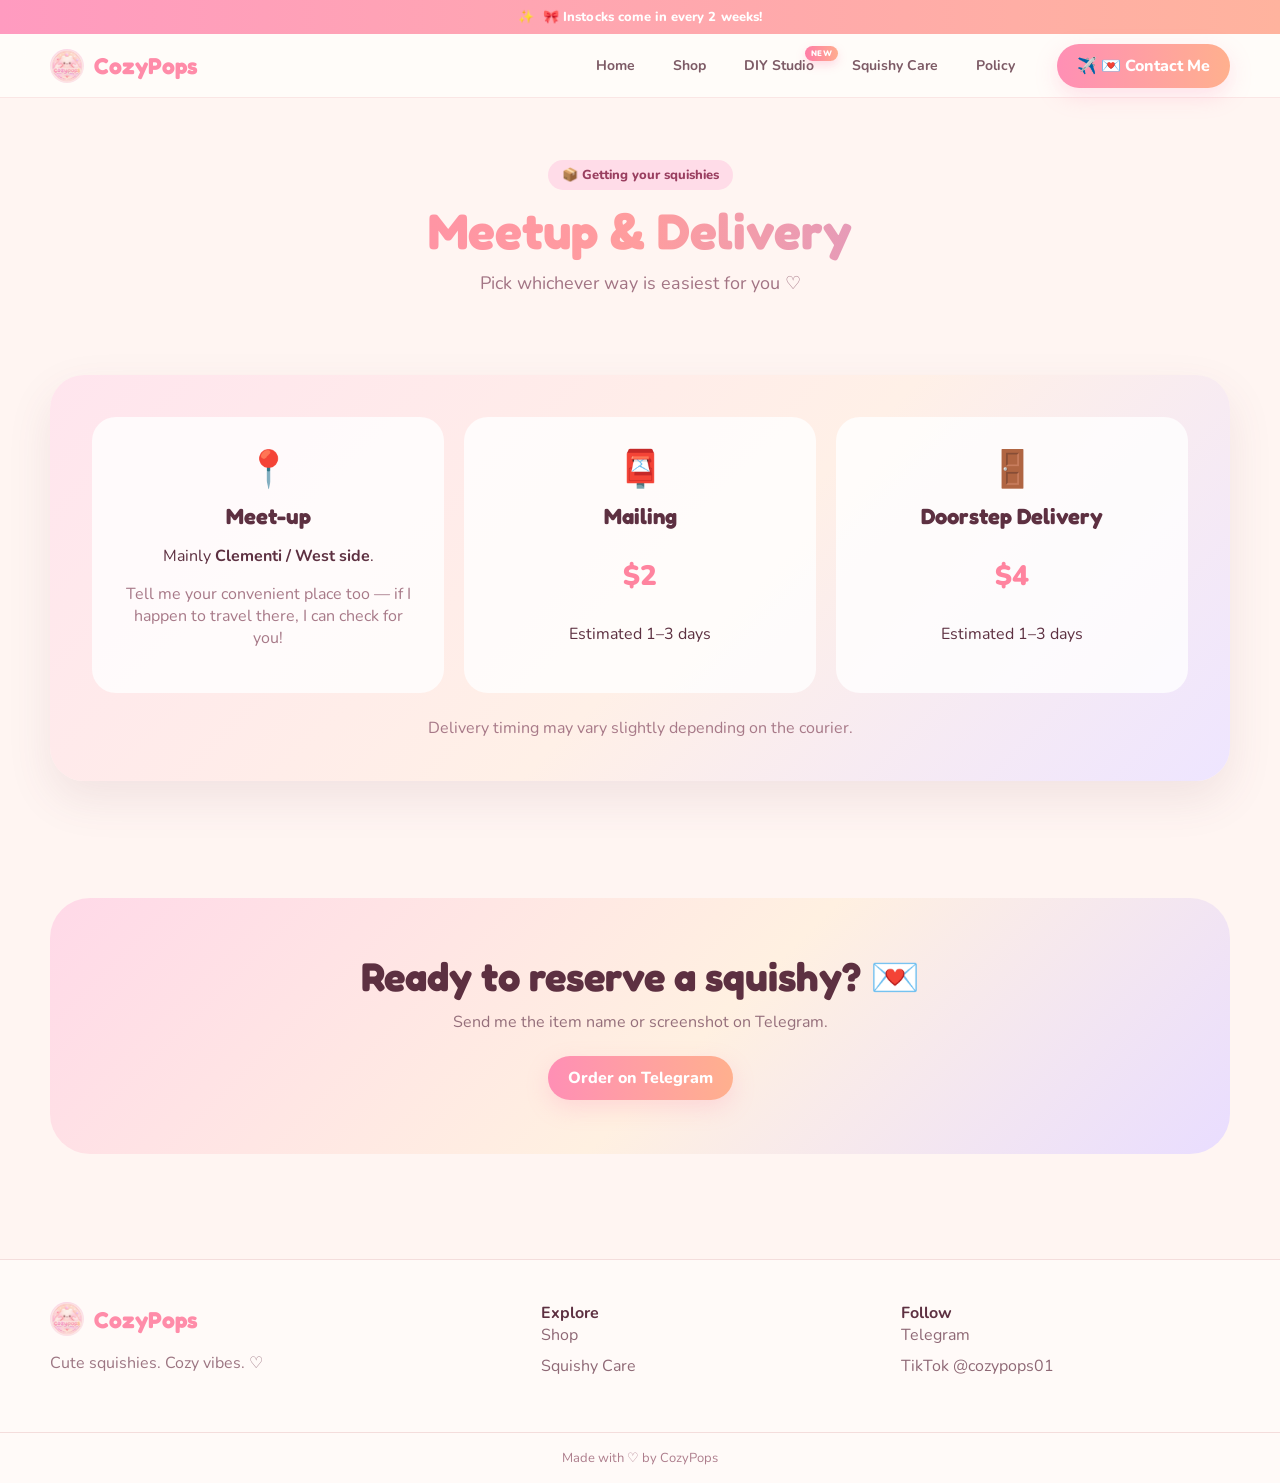
<file: delivery.html>
<!doctype html><html lang="en"><head><meta charset="utf-8"><meta name="viewport" content="width=device-width,initial-scale=1"><meta name="theme-color" content="#ff8fb5"><link rel="icon" href="assets/cozypops-logo.png"><link rel="stylesheet" href="css/styles.css"><title>Delivery | CozyPops</title></head><body><div id="site-header"></div><main><section class="page-head"><div class="wrap"><span class="eyebrow">📦 Getting your squishies</span><h1>Meetup & Delivery</h1><p class="sub">Pick whichever way is easiest for you ♡</p></div></section><section class="section-sm"><div class="wrap soft-panel"><div class="three-col"><div class="info-card"><div class="icon">📍</div><h3>Meet-up</h3><p>Mainly <strong>Clementi / West side</strong>.</p><p class="muted">Tell me your convenient place too — if I happen to travel there, I can check for you!</p></div><div class="info-card"><div class="icon">📮</div><h3>Mailing</h3><p style="font-size:28px;font-weight:900;color:#ff849f">$2</p><p>Estimated 1–3 days</p></div><div class="info-card"><div class="icon">🚪</div><h3>Doorstep Delivery</h3><p style="font-size:28px;font-weight:900;color:#ff849f">$4</p><p>Estimated 1–3 days</p></div></div><p class="center muted" style="margin:24px 0 0">Delivery timing may vary slightly depending on the courier.</p></div></section><section class="cta"><div class="wrap cta-inner"><h2>Ready to reserve a squishy? 💌</h2><p>Send me the item name or screenshot on Telegram.</p><a class="btn-primary" target="_blank" href="https://t.me/ng_999a" class="js-telegram">Order on Telegram</a></div></section></main><div id="site-footer"></div><script src="js/products.js"></script><script src="js/app.js"></script></body></html>
</file>
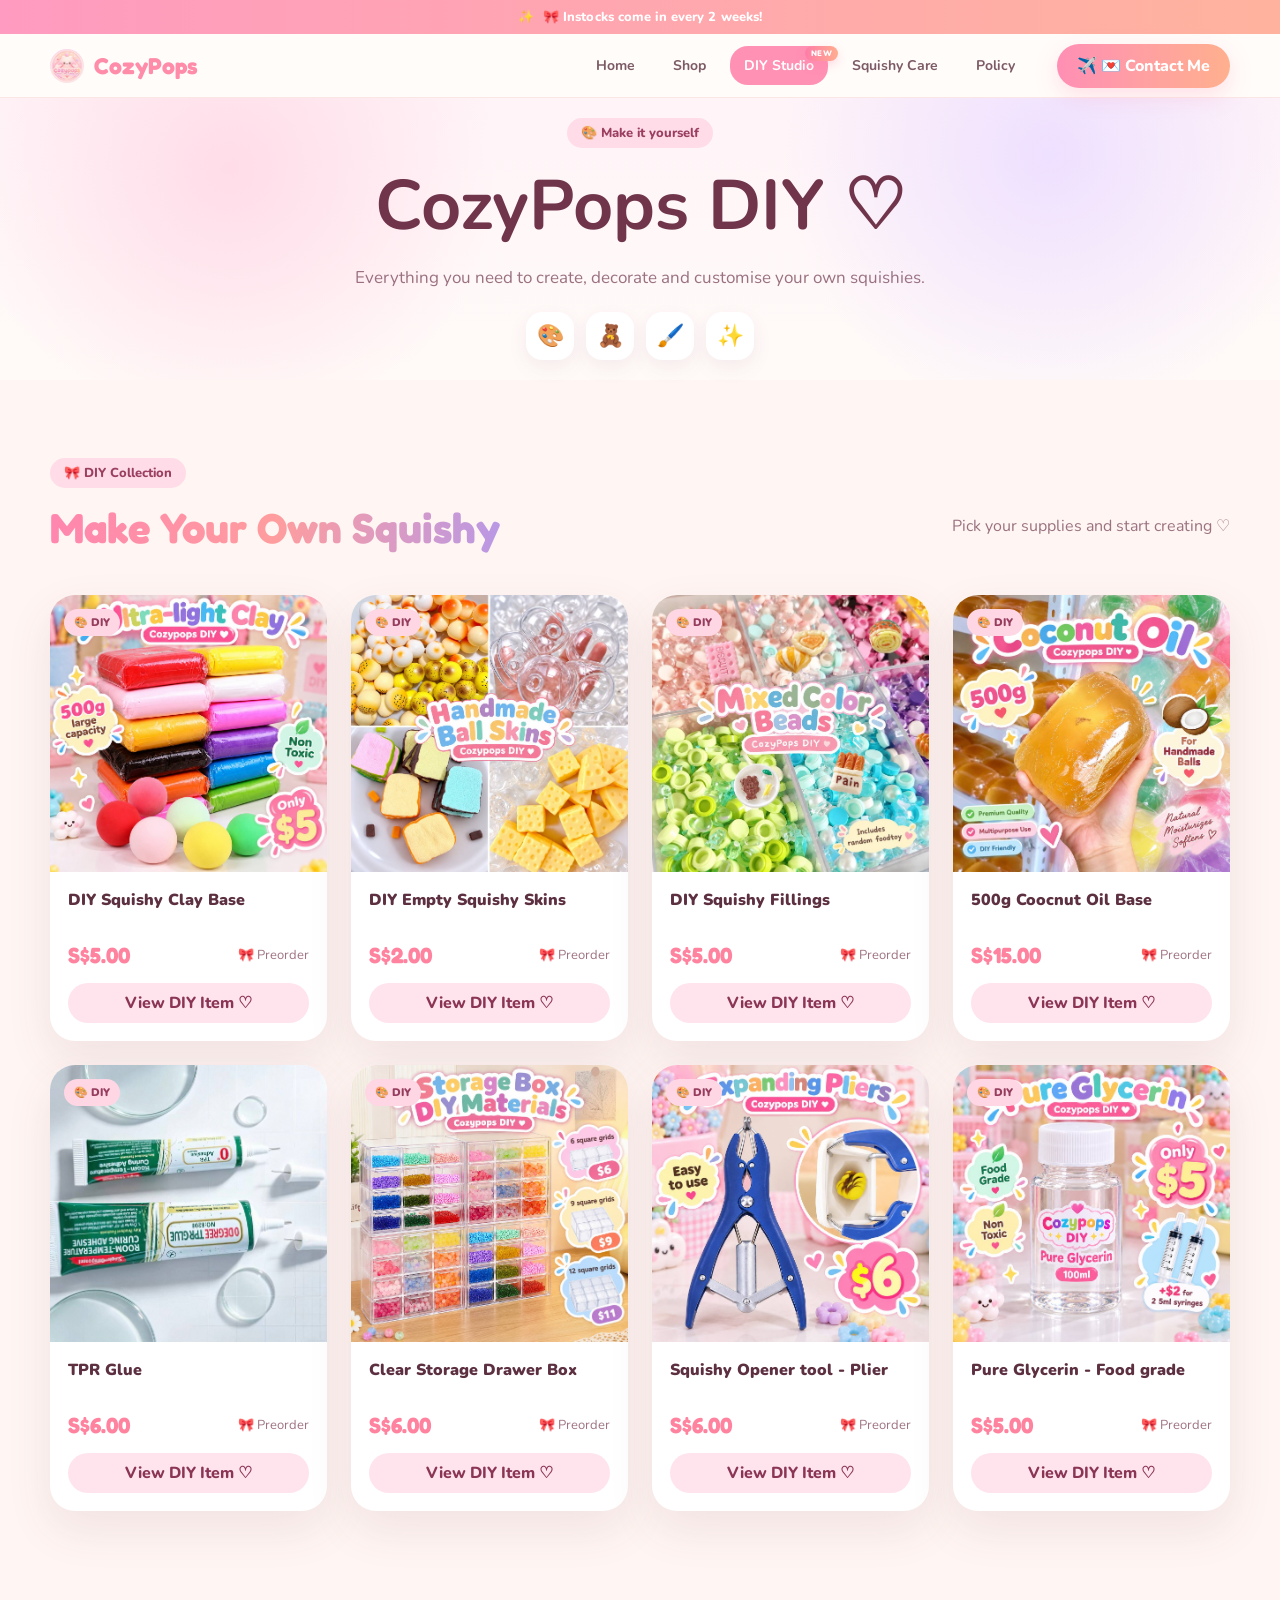
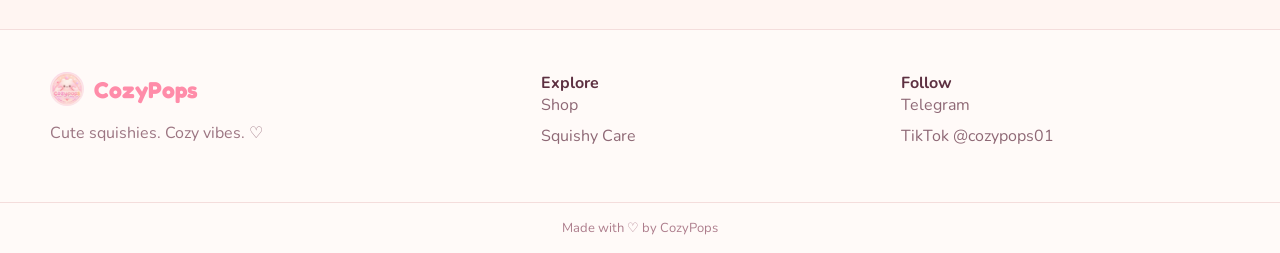
<file: diy.html>
<!doctype html>

<html lang="en">

<head>

  <meta charset="utf-8" />

  <meta
    name="viewport"
    content="width=device-width,initial-scale=1"
  />

  <meta
    name="theme-color"
    content="#ff8fb5"
  />

  <link
    rel="icon"
    href="assets/cozypops-logo.png"
  />

  <link
    rel="stylesheet"
    href="css/styles.css"
  />

  <title>
    CozyPops DIY ♡
  </title>

</head>


<body>

<div id="site-header"></div>


<main>


  <section class="diy-page-hero">

    <div class="wrap center">

      <span class="eyebrow">
        🎨 Make it yourself
      </span>

      <h1>
        CozyPops DIY ♡
      </h1>

      <p>
        Everything you need to create,
        decorate and customise your own squishies.
      </p>

      <div class="diy-hero-emojis">
        <span>🎨</span>
        <span>🧸</span>
        <span>🖌️</span>
        <span>✨</span>
      </div>

    </div>

  </section>


  <section class="section">

    <div class="wrap">

      <div class="diy-products-head">

        <div>

          <span class="eyebrow">
            🎀 DIY Collection
          </span>

          <h2 class="title">
            Make Your Own Squishy
          </h2>

        </div>


        <p>
          Pick your supplies and start creating ♡
        </p>

      </div>


      <div
        class="product-grid"
        id="diyProducts"
      ></div>

    </div>

  </section>


</main>


<div id="site-footer"></div>


<script src="js/products.js"></script>
<script src="js/app.js"></script>


</body>

</html>
</file>
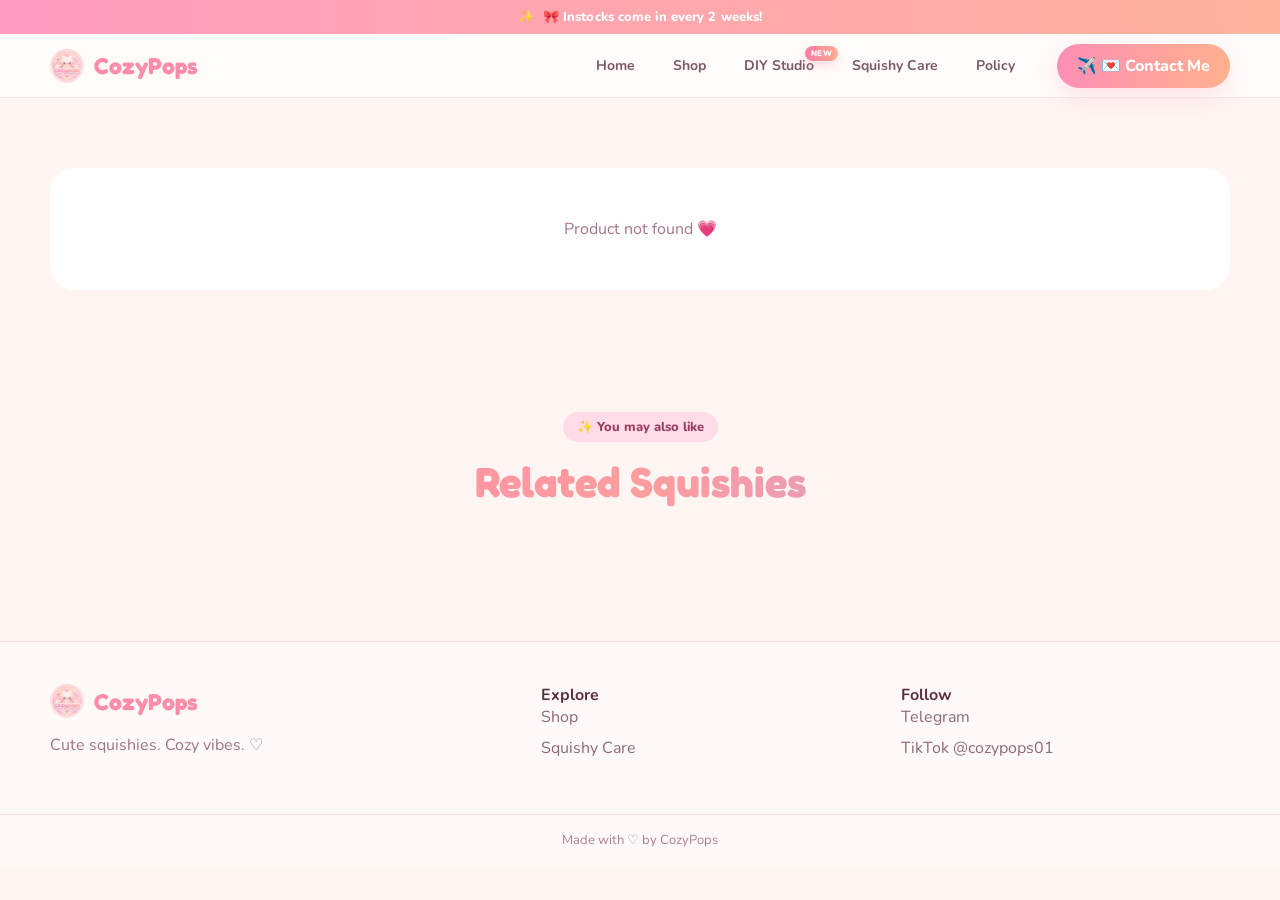
<file: product.html>
<!doctype html>
<html lang="en">
  <head>
    <meta charset="utf-8" />
    <meta name="viewport" content="width=device-width,initial-scale=1" />
    <meta name="theme-color" content="#ff8fb5" />
    <link rel="icon" href="assets/cozypops-logo.png" />
    <link rel="stylesheet" href="css/styles.css" />
    <title>Squishy | CozyPops</title>
  </head>
  <body>
    <div id="site-header"></div>
    <main>
      <div class="wrap product-detail" id="productDetail"></div>
      <section class="section-sm">
        <div class="wrap center">
          <span class="eyebrow">✨ You may also like</span>
          <h2 class="title">Related Squishies</h2>
          <div class="product-grid" id="relatedProducts"></div>
        </div>
      </section>
    </main>
    <div id="site-footer"></div>
    <script src="js/products.js"></script>
    <script src="js/app.js"></script>
  </body>
</html>
</file>
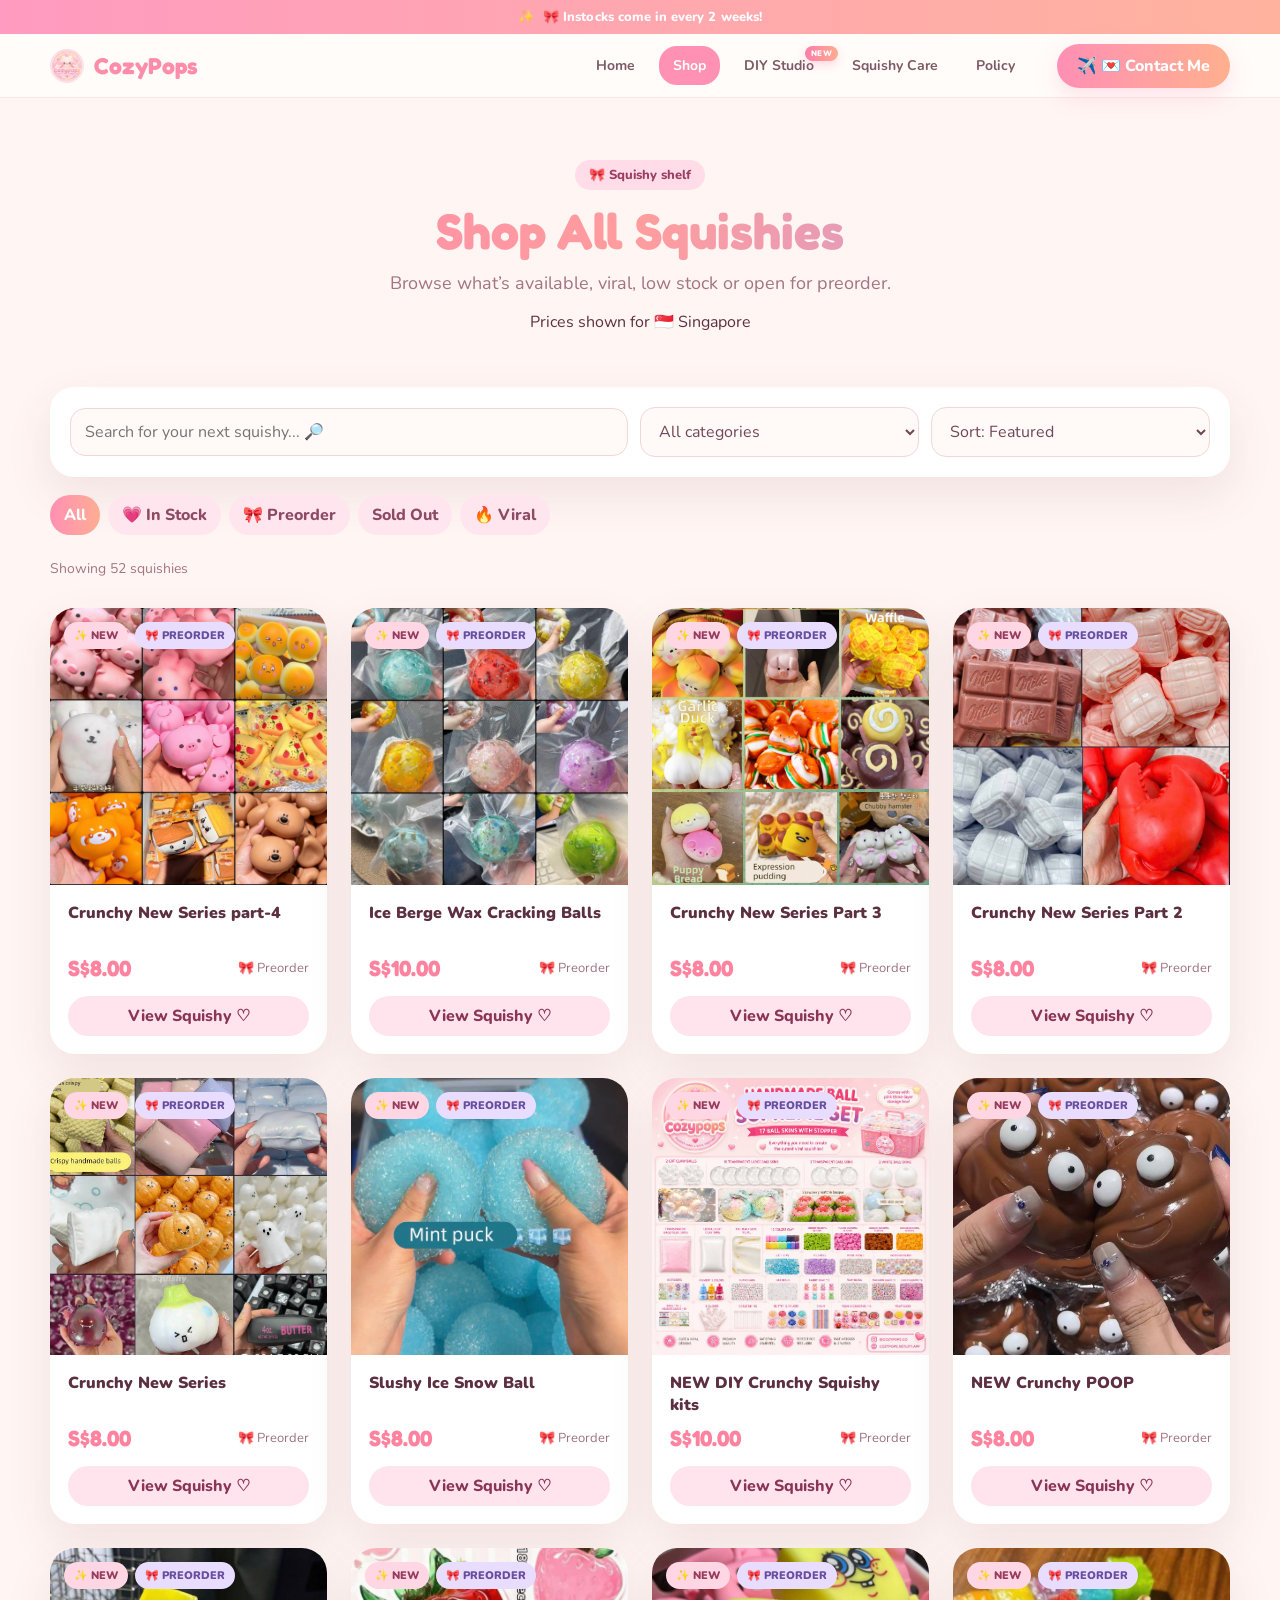
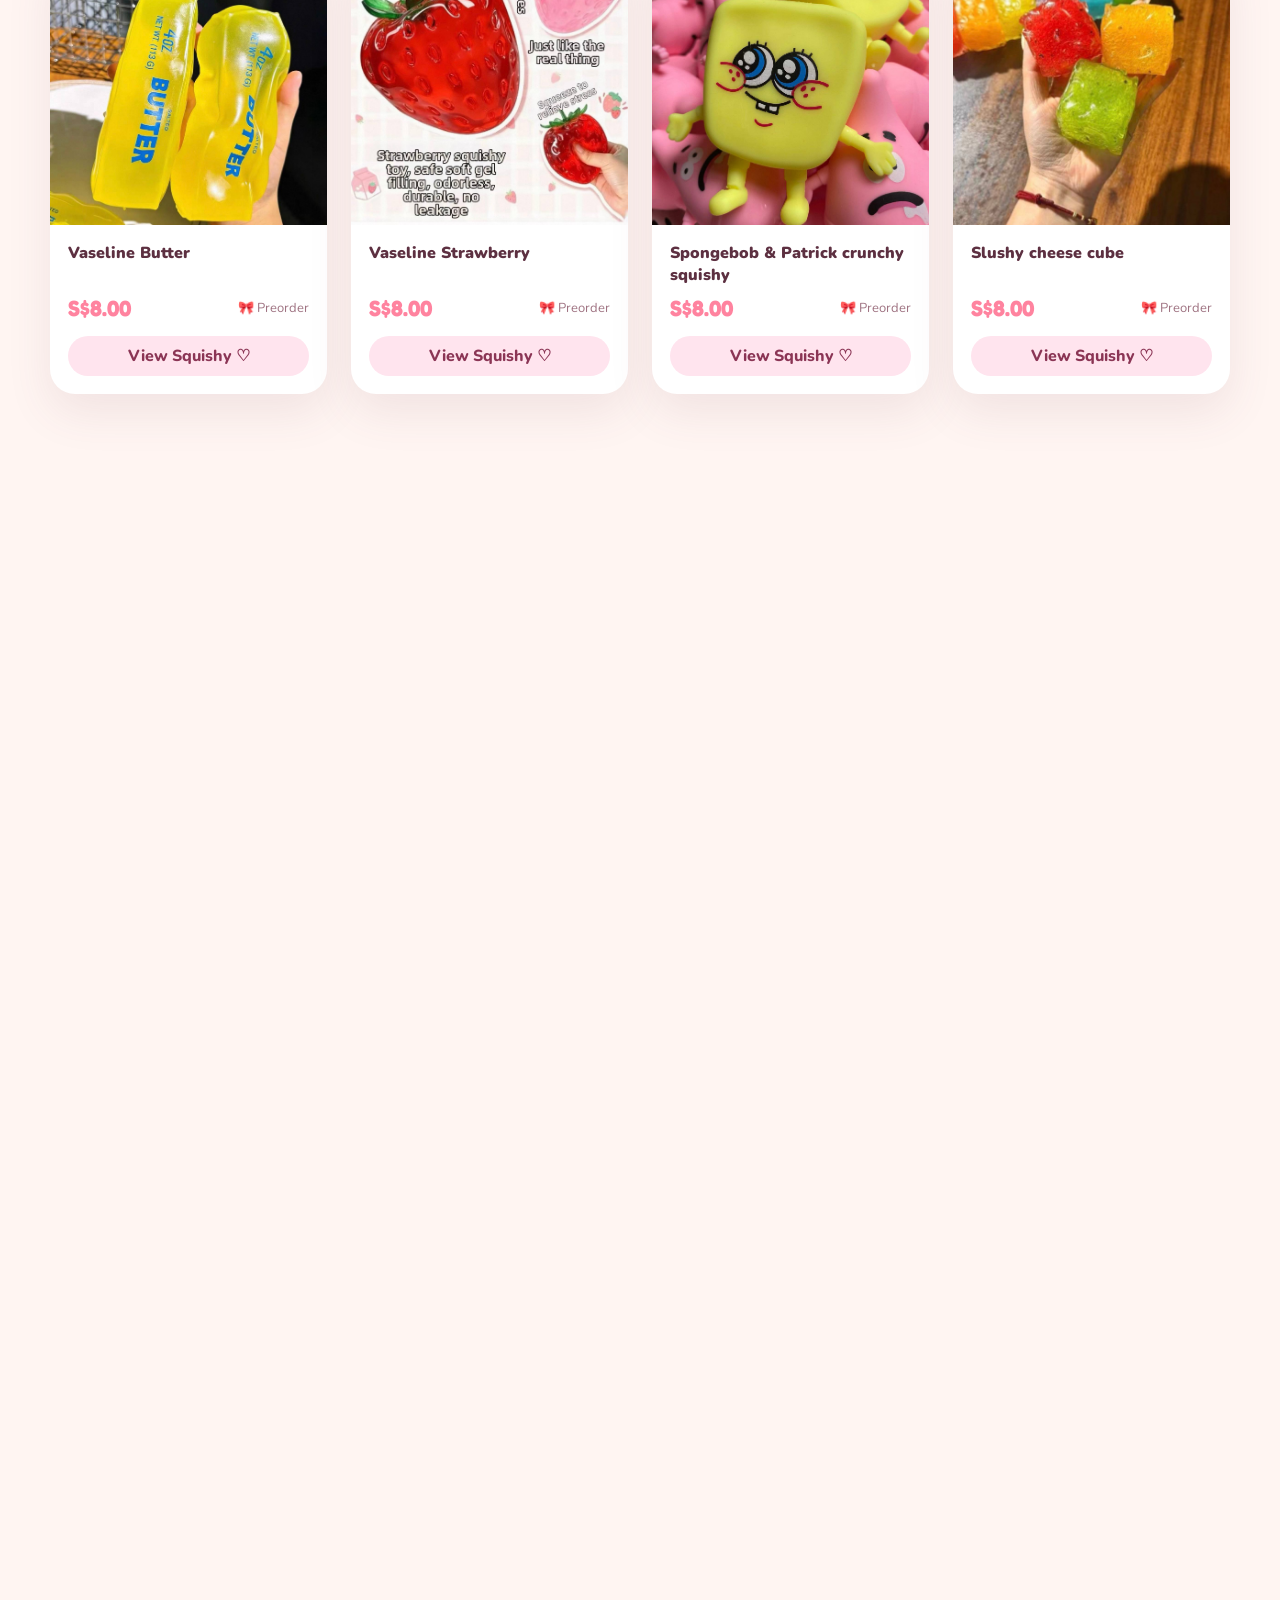
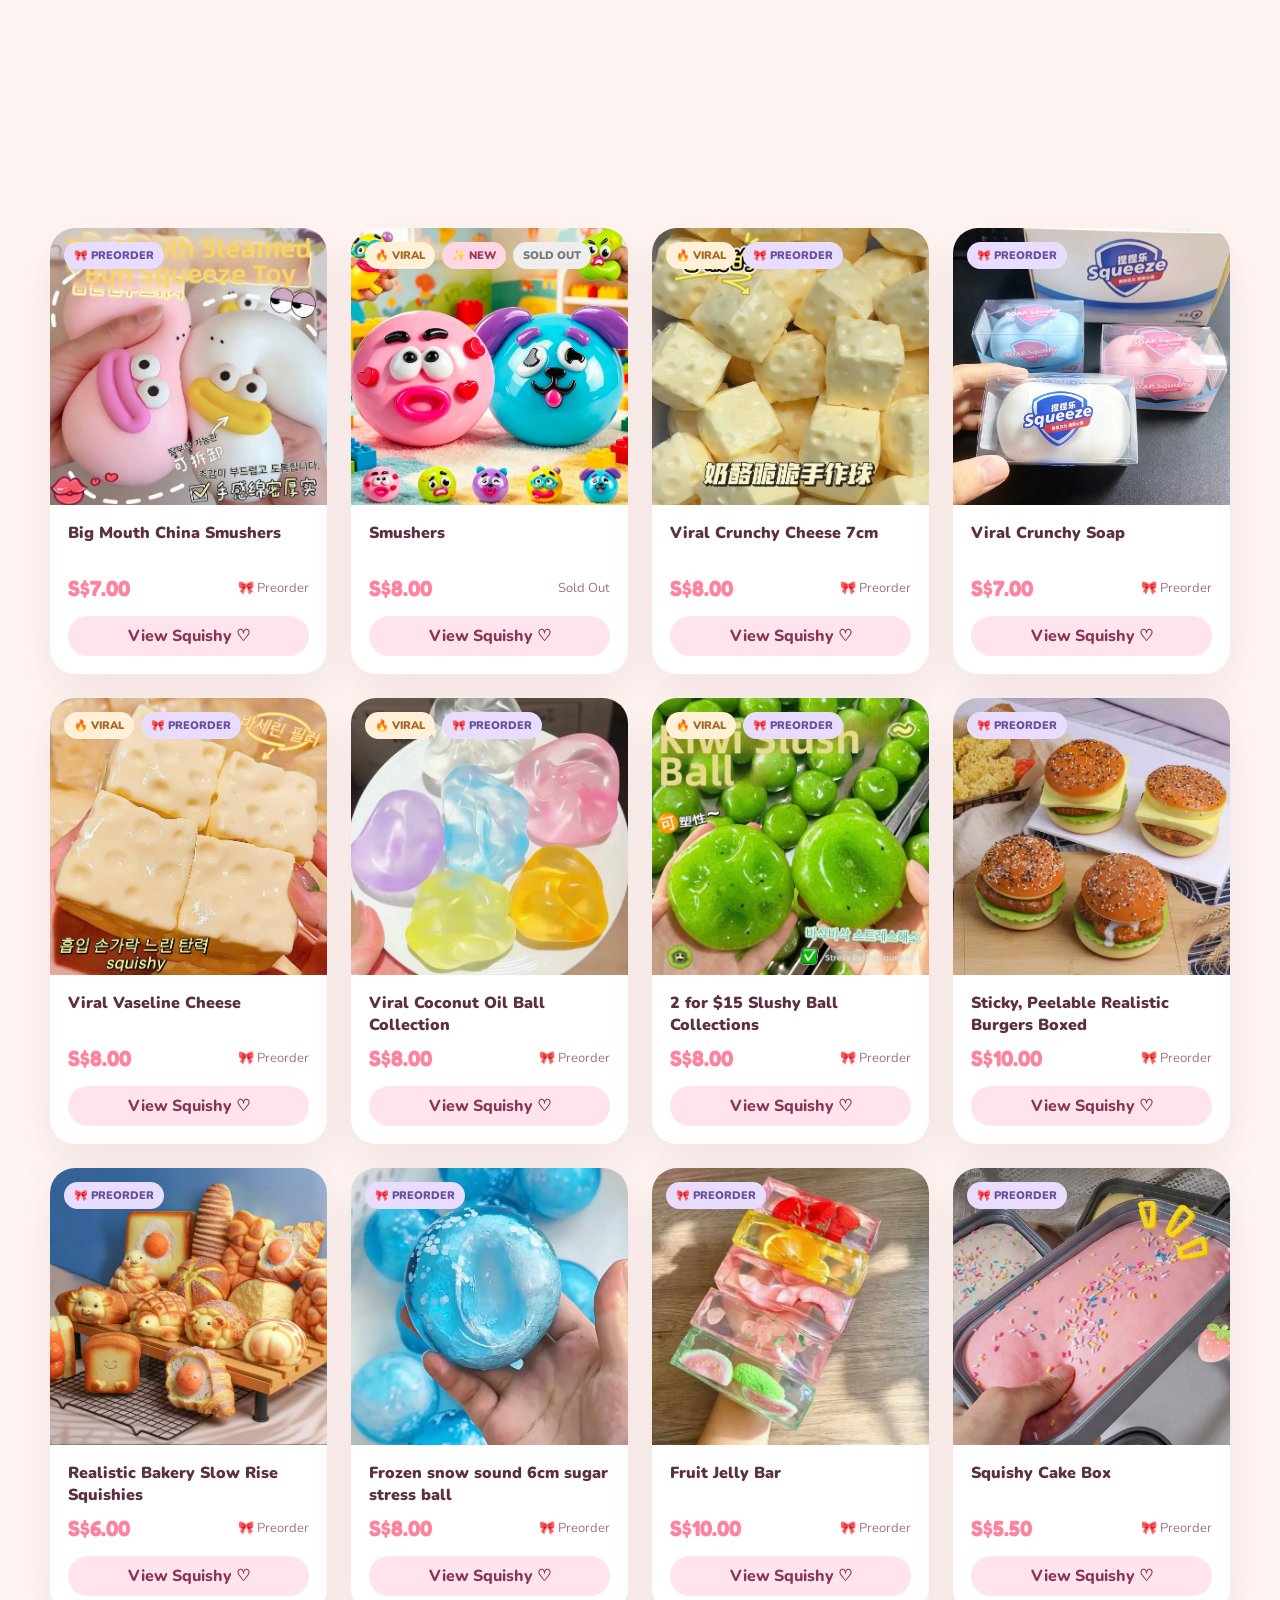
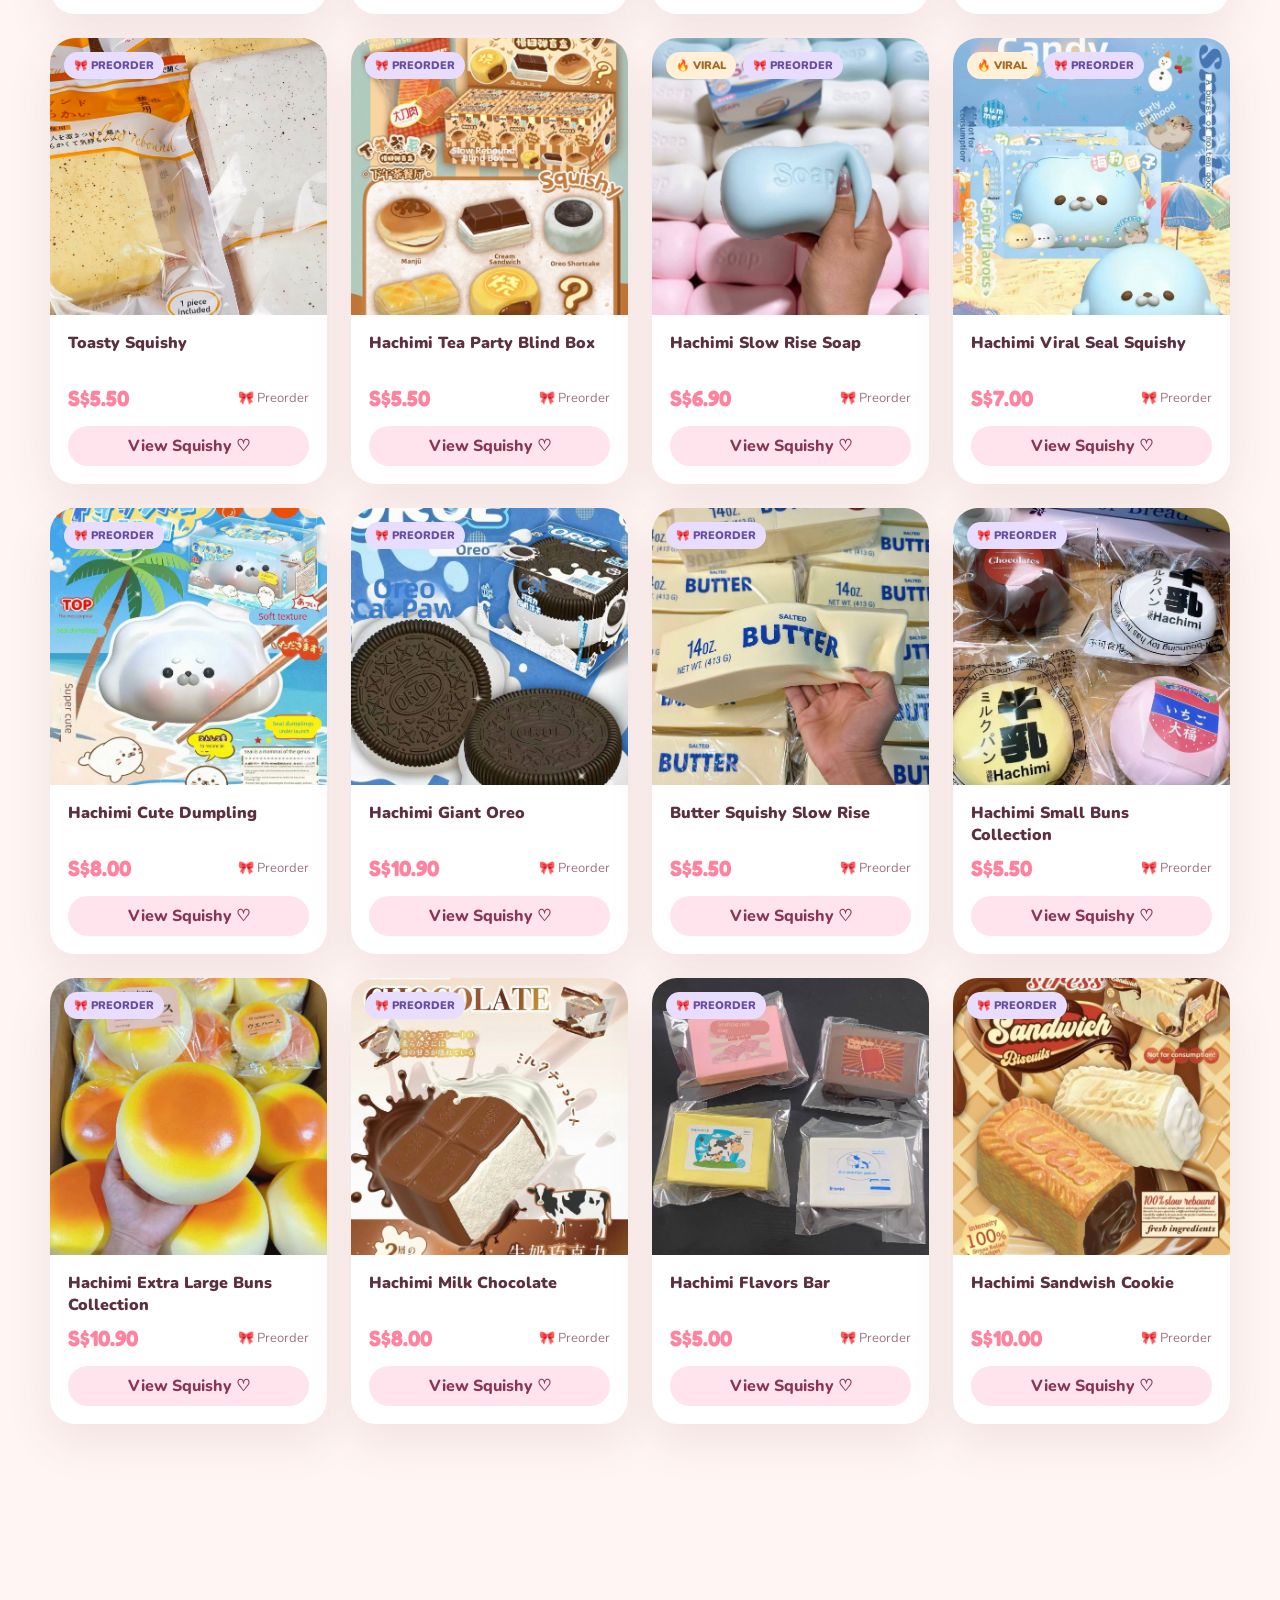
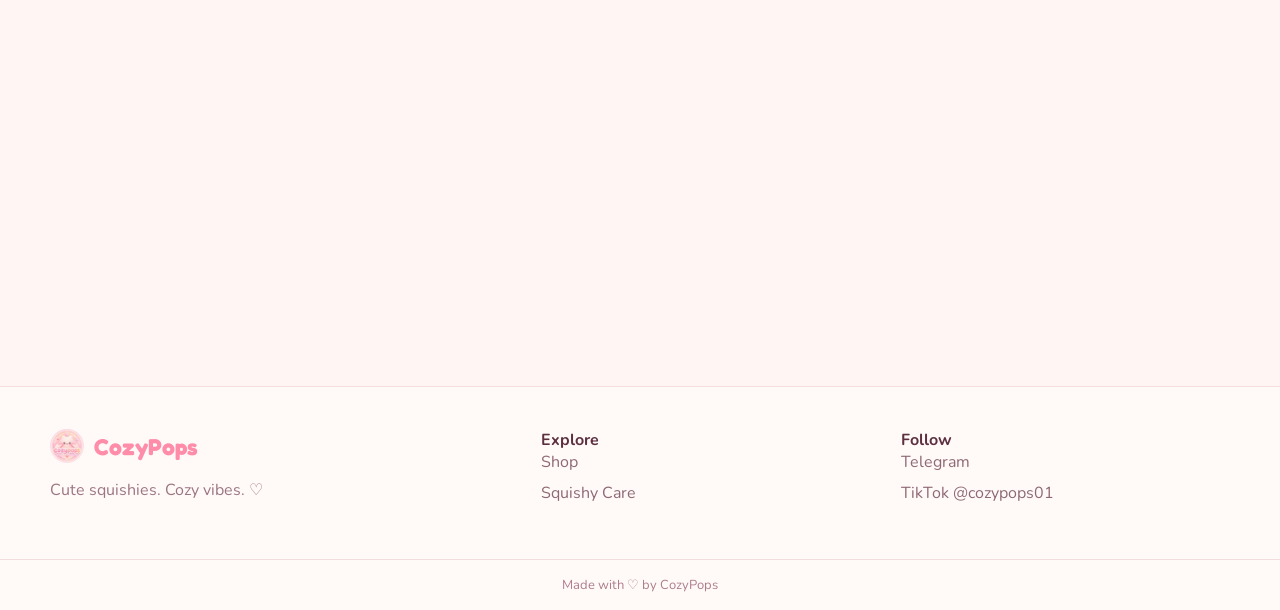
<file: shop.html>
<!doctype html>
<html lang="en">
  <head>
    <meta charset="utf-8" />
    <meta name="viewport" content="width=device-width,initial-scale=1" />
    <meta name="theme-color" content="#ff8fb5" />
    <link rel="icon" href="assets/cozypops-logo.png" />
    <link rel="stylesheet" href="css/styles.css" />
    <title>Shop | CozyPops</title>
  </head>
  <body>
    <div id="site-header"></div>
    <main>
      <section class="page-head">
        <div class="wrap">
          <span class="eyebrow">🎀 Squishy shelf</span>
          <h1>Shop All Squishies</h1>
          <p class="sub">
            Browse what’s available, viral, low stock or open for preorder.
          </p>
          <p class="market-note">
  Prices shown for
  <span id="currentMarketText"></span>
</p>
        </div>
      </section>
      <section class="section-sm" style="padding-top: 10px">
        <div class="wrap">
          <div class="filters">
            <input
              class="searchbox"
              id="search"
              placeholder="Search for your next squishy... 🔎"
            /><select class="select" id="category">
              <option value="all">All categories</option>
              <option>Food Squishies</option>
              <option>Animals</option>
              <option>Crunchy</option>
              <!-- <option>Mini Squishies</option>
              <option>Jumbo Squishies</option> -->
              </select
            ><select class="select" id="sort">
              <option value="default">Sort: Featured</option>
              <option value="newest">Newest</option>
              <option value="price-low">Price Low → High</option>
              <option value="price-high">Price High → Low</option>
            </select>
          </div>
          <div class="chip-row">
            <button class="chip active" data-filter="all">All</button
            ><button class="chip" data-filter="instock">💗 In Stock</button
            ><button class="chip" data-filter="preorder">🎀 Preorder</button
            ><button class="chip" data-filter="sold">Sold Out</button>
            <button class="chip" data-filter="viral">🔥 Viral</button
            >
          </div>
          <div class="result-count" id="resultCount"></div>
          <div class="product-grid" id="shopGrid"></div>
        </div>
      </section>
    </main>
    <div id="site-footer"></div>
    <script src="js/products.js"></script>
    <script src="js/app.js"></script>
  </body>
</html>
</file>
<file: css/styles.css>
@import url("https://fonts.googleapis.com/css2?family=Fredoka:wght@400;500;600;700&family=Nunito:wght@400;500;600;700;800&display=swap");
:root {
  --bg: #fff5f2;
  --panel: #fffaf8;
  --white: #fff;
  --pink: #ff8fb5;
  --pink2: #ff9aa9;
  --peach: #ffb08e;
  --lav: #c9a5ea;
  --ink: #5d3041;
  --muted: #a77988;
  --line: #f8ddd9;
  --mint: #e7f6ee;
  --mintink: #3f8d70;
  --shadow: 0 18px 45px rgba(120, 65, 84, 0.1);
  --radius: 28px;
}
* {
  box-sizing: border-box;
}
html {
  scroll-behavior: smooth;
}
body {
  margin: 0;
  background: var(--bg);
  color: var(--ink);
  font-family: "Nunito", sans-serif;
  overflow-x: hidden;
}
a {
  color: inherit;
  text-decoration: none;
}
button,
input,
select,
textarea {
  font: inherit;
}
img {
  max-width: 100%;
  display: block;
}
.wrap {
  width: min(1180px, calc(100% - 36px));
  margin: auto;
}
.section {
  padding: 78px 0;
}
.section-sm {
  padding: 52px 0;
}
.center {
  text-align: center;
}
.muted {
  color: var(--muted);
}
.announcement {
  height: 34px;
  background: linear-gradient(90deg, #ff9bc0, #ffb39e);
  color: #fff;
  display: flex;
  align-items: center;
  justify-content: center;
  font-weight: 800;
  font-size: 13px;
  letter-spacing: 0.1px;
}
.announcement .spark {
  display: inline-block;
  animation: twinkle 1.5s ease-in-out infinite;
  margin-right: 9px;
}
@keyframes twinkle {
  50% {
    transform: scale(1.35) rotate(12deg);
    opacity: 0.65;
  }
}
header {
  height: 64px;
  background: rgba(255, 252, 250, 0.92);
  backdrop-filter: blur(12px);
  position: sticky;
  top: 0;
  z-index: 30;
  border-bottom: 1px solid rgba(247, 219, 218, 0.65);
}
.nav {
  height: 100%;
  display: flex;
  align-items: center;
  gap: 28px;
}
.brand {
  display: flex;
  align-items: center;
  gap: 10px;
  font-family: "Fredoka";
  font-size: 23px;
  font-weight: 700;
  color: #ff8ca9;
  margin-right: auto;
}
.brand img {
  width: 34px;
  height: 34px;
  border-radius: 50%;
  object-fit: cover;
}
.navlinks {
  display: flex;
  align-items: center;
  gap: 10px;
}
.navlinks a {
  padding: 10px 14px;
  border-radius: 18px;
  font-weight: 700;
  color: #7d5b66;
  font-size: 14px;
  transition: 0.2s;
}
.navlinks a:hover,
.navlinks a.active {
  background: #ff91b4;
  color: white;
}
.navlinks a {
  position: relative;
}

.nav-new-badge {
  position: absolute;
  top: 0px;
  right: -10px;

  padding: 2px 6px;

  border-radius: 999px;

  background: linear-gradient(
    90deg,
    #ff7ca7,
    #ffad8f
  );

  color: white;

  font-size: 8px;
  font-weight: 900;

  letter-spacing: 0.04em;

  animation: diyBadgeBounce 1.4s ease-in-out infinite;

  box-shadow:
    0 4px 10px rgba(255, 124, 167, 0.28);
}

@keyframes diyBadgeBounce {
  0%,
  100% {
    transform: translateY(0) rotate(-3deg);
  }

  50% {
    transform: translateY(-4px) rotate(3deg);
  }
}
.telegram-btn,
.btn-primary {
  border: none;
  display: inline-flex;
  align-items: center;
  justify-content: center;
  gap: 8px;
  padding: 11px 20px;
  border-radius: 999px;
  color: #fff;
  background: linear-gradient(90deg, var(--pink), var(--peach));
  font-weight: 800;
  box-shadow: 0 8px 22px rgba(255, 143, 181, 0.25);
  cursor: pointer;
  transition: 0.2s;
}
.telegram-btn:hover,
.btn-primary:hover {
  transform: translateY(-2px);
  box-shadow: 0 12px 28px rgba(255, 143, 181, 0.34);
}
.btn-soft {
  display: inline-flex;
  justify-content: center;
  align-items: center;
  gap: 7px;
  padding: 11px 19px;
  border-radius: 999px;
  background: #ffe4ee;
  color: #8b3555;
  font-weight: 800;
  border: 0;
  cursor: pointer;
  transition: 0.2s;
}
.btn-soft:hover {
  background: #ffd3e2;
  transform: translateY(-1px);
}
.menu-btn {
  display: none;
  border: 0;
  background: #ffe5ee;
  width: 42px;
  height: 42px;
  border-radius: 14px;
  color: #7d4158;
  font-size: 21px;
}
.hero {
  min-height: 590px;
  display: grid;
  place-items: center;
  position: relative;
  overflow: hidden;
  background:
    radial-gradient(circle at 20% 15%, #fff 0 5%, transparent 25%),
    linear-gradient(180deg, #fff7f6, #fff2f0);
}
.hero-inner {
  display: grid;
  grid-template-columns: 1.05fr 0.95fr;
  align-items: center;
  gap: 58px;
  position: relative;
  z-index: 2;
}
.diy-launch-pill {
  display: inline-flex;
  align-items: center;

  gap: 11px;

  margin-bottom: 18px;

  padding: 9px 14px;

  border:
    1px solid rgba(255, 143, 181, 0.28);

  border-radius: 18px;

  background:
    linear-gradient(
      135deg,
      rgba(255, 231, 240, 0.95),
      rgba(245, 231, 255, 0.95)
    );

  color: #7b4058;

  text-decoration: none;

  box-shadow:
    0 8px 22px rgba(132, 69, 94, 0.08);

  animation:
    diyLaunchFloat 2.4s ease-in-out infinite;

  transition: 0.2s ease;
}

.diy-launch-pill:hover {
  transform:
    translateY(-3px)
    scale(1.02);
}

.diy-launch-icon {
  display: grid;
  place-items: center;

  width: 38px;
  height: 38px;

  border-radius: 13px;

  background: white;

  font-size: 19px;
}

.diy-launch-pill strong {
  display: block;

  font-size: 13px;
}

.diy-launch-pill small {
  display: block;

  margin-top: 1px;

  color: #a06e81;
}

.diy-launch-arrow {
  margin-left: 5px;

  font-weight: 900;
}

@keyframes diyLaunchFloat {
  0%,
  100% {
    transform: translateY(0);
  }

  50% {
    transform: translateY(-5px);
  }
}
.hero h1 {
  font-family: "Fredoka";
  font-size: clamp(46px, 6vw, 76px);
  line-height: 0.98;
  margin: 0 0 20px;
  background: linear-gradient(90deg, #ff83ad, #ff9a9a, #bd92e7);
  -webkit-background-clip: text;
  background-clip: text;
  color: transparent;
}
.hero p {
  font-size: 20px;
  color: #936d7a;
  max-width: 580px;
  margin: 0 0 28px;
}
.hero-actions {
  display: flex;
  gap: 12px;
  flex-wrap: wrap;
}
.hero-card {
  position: relative;
  display: flex;
  justify-content: center;
  align-items: center;
}
.hero-card:before {
  content: "";
  position: absolute;
  width: 390px;
  height: 390px;
  border-radius: 46% 54% 42% 58%;
  background: linear-gradient(135deg, #ffd5e4, #ffebda 55%, #e7dbff);
  animation: blob 8s ease-in-out infinite;
}
.hero-logo {
  width: min(390px, 82vw);
  position: relative;
  z-index: 1;
  border-radius: 50%;
  filter: drop-shadow(0 28px 28px rgba(148, 79, 101, 0.16));
  animation: float 4s ease-in-out infinite;
}
.floaty {
  position: absolute;
  font-size: 30px;
  z-index: 1;
  filter: drop-shadow(0 6px 6px rgba(137, 83, 101, 0.12));
  animation: drift 5s ease-in-out infinite;
}
.f1 {
  left: 6%;
  top: 18%;
}
.f2 {
  right: 6%;
  top: 30%;
  animation-delay: -1s;
}
.f3 {
  left: 13%;
  bottom: 14%;
  animation-delay: -2s;
}
.f4 {
  right: 16%;
  bottom: 12%;
  animation-delay: -3s;
}
@keyframes float {
  50% {
    transform: translateY(-13px) rotate(1deg);
  }
}
@keyframes drift {
  50% {
    transform: translateY(-18px) rotate(12deg);
  }
}
@keyframes blob {
  50% {
    transform: rotate(8deg) scale(1.04);
    border-radius: 56% 44% 58% 42%;
  }
}
.eyebrow {
  display: inline-flex;
  gap: 7px;
  align-items: center;
  padding: 6px 14px;
  border-radius: 999px;
  background: #ffdce8;
  color: #9a3f60;
  font-weight: 800;
  font-size: 13px;
}
.title {
  font-family: "Fredoka";
  font-size: 42px;
  margin: 14px 0 10px;
  background: linear-gradient(90deg, #ff86af, #ff9d9e, #b998e5);
  -webkit-background-clip: text;
  background-clip: text;
  color: transparent;
}
.sub {
  font-size: 18px;
  color: #a27484;
  margin: 0 auto;
  max-width: 650px;
}
.product-grid {
  display: grid;
  grid-template-columns: repeat(4, 1fr);
  gap: 24px;
  margin-top: 42px;
}
.product-card {
  background: white;
  border-radius: 25px;
  overflow: hidden;
  box-shadow: var(--shadow);
  transition: 0.28s;
  position: relative;
}
.product-card:hover {
  transform: translateY(-7px);
  box-shadow: 0 24px 50px rgba(120, 65, 84, 0.15);
}
.product-media {
  aspect-ratio: 1/1;
  position: relative;
  overflow: hidden;
  background: #ffeef2;
}
.product-media img {
  width: 100%;
  height: 100%;
  object-fit: cover;
  transition: 0.35s;
}
.product-card:hover .product-media img {
  transform: scale(1.045);
}
.badges {
  position: absolute;
  left: 14px;
  top: 14px;
  display: flex;
  gap: 7px;
  flex-wrap: wrap;
}
.badge {
  font-size: 11px;
  font-weight: 900;
  text-transform: uppercase;
  padding: 6px 10px;
  border-radius: 999px;
  background: #ffd6e4;
  color: #963c5d;
}
.badge.viral {
  background: #fff0d7;
  color: #a76826;
}
.badge.preorder {
  background: #e8ddff;
  color: #684e9e;
}
.badge.sold {
  background: #eee;
  color: #777;
}
.card-body {
  padding: 17px 18px 18px;
}
.product-name {
  font-weight: 900;
  font-size: 16px;
  min-height: 44px;
}
.price-row {
  display: flex;
  align-items: center;
  justify-content: space-between;
  gap: 10px;
  margin: 9px 0 15px;
}
.price {
  font-family: "Fredoka";
  font-size: 22px;
  font-weight: 700;
  color: #ff839f;
}
.stock {
  font-size: 13px;
  color: #9f7382;
}
.stock.low {
  color: #c0663e;
}
.stock.ok {
  color: #7c7180;
}
.card-body .btn-soft {
  width: 100%;
  padding: 9px;
}
.stars {
  color: #ffb158;
  letter-spacing: 1px;
}
.rating {
  font-size: 12px;
  color: #a57483;
  margin-top: 8px;
}
.cat-grid {
  display: grid;
  grid-template-columns: repeat(5, 1fr);
  gap: 16px;
  margin-top: 34px;
}
.cat-card {
  background: #fff;
  border-radius: 22px;
  padding: 24px 12px;
  text-align: center;
  box-shadow: var(--shadow);
  transition: 0.2s;
}
.cat-card:hover {
  transform: translateY(-4px);
}
.cat-emoji {
  font-size: 38px;
  display: block;
  margin-bottom: 10px;
  animation: bob 3s ease-in-out infinite;
}
.cat-card:nth-child(even) .cat-emoji {
  animation-delay: -1.4s;
}
@keyframes bob {
  50% {
    transform: translateY(-7px) rotate(6deg);
  }
}
.soft-panel {
  background: linear-gradient(135deg, #ffe5ee, #fff0e7 55%, #eee5ff);
  border-radius: 34px;
  padding: 42px;
  box-shadow: var(--shadow);
}
.three-col {
  display: grid;
  grid-template-columns: repeat(3, 1fr);
  gap: 20px;
}
.info-card {
  background: rgba(255, 255, 255, 0.8);
  border-radius: 24px;
  padding: 28px;
  text-align: center;
}
.info-card .icon {
  font-size: 36px;
  margin-bottom: 9px;
}
.info-card h3 {
  font-family: "Fredoka";
  margin: 0 0 8px;
  font-size: 22px;
}
.review-grid {
  display: grid;
  grid-template-columns: repeat(3, 1fr);
  gap: 20px;
  margin-top: 36px;
}
.review-card {
  background: #fff;
  border-radius: 24px;
  padding: 24px;
  box-shadow: var(--shadow);
}
.review-card p {
  color: #7d5d69;
  line-height: 1.65;
}
.review-head {
  display: flex;
  align-items: center;
  justify-content: space-between;
  margin-bottom: 10px;
}
.avatar {
  width: 38px;
  height: 38px;
  border-radius: 50%;
  display: grid;
  place-items: center;
  background: #ffe2ec;
}
.cta {
  padding: 65px 0;
}
.cta-inner {
  text-align: center;
  background: linear-gradient(135deg, #ffd9e8, #fff0e1 55%, #e9ddff);
  border-radius: 40px;
  padding: 54px 24px;
  position: relative;
  overflow: hidden;
}
.cta-inner h2 {
  font-family: "Fredoka";
  font-size: 40px;
  margin: 0 0 10px;
}
.cta-inner p {
  color: #956f7b;
  margin: 0 0 23px;
}
.page-head {
  padding: 62px 0 28px;
  text-align: center;
}
.page-head h1 {
  font-family: "Fredoka";
  font-size: 50px;
  margin: 10px 0;
  background: linear-gradient(90deg, #ff86af, #ff9d9e, #b998e5);
  -webkit-background-clip: text;
  background-clip: text;
  color: transparent;
}
.filters {
  background: #fff;
  border-radius: 24px;
  padding: 20px;
  box-shadow: var(--shadow);
  display: grid;
  grid-template-columns: 2fr 1fr 1fr;
  gap: 12px;
  align-items: center;
}
.searchbox,
.select {
  width: 100%;
  border: 1px solid #f2d7d7;
  background: #fff9f8;
  border-radius: 15px;
  padding: 12px 14px;
  color: #704758;
  outline: none;
}
.chip-row {
  display: flex;
  gap: 8px;
  flex-wrap: wrap;
  margin: 18px 0 0;
}
.chip {
  border: 0;
  background: #ffe6ee;
  color: #8d4b63;
  padding: 9px 14px;
  border-radius: 999px;
  font-weight: 800;
  cursor: pointer;
}
.chip.active {
  background: linear-gradient(90deg, #ff90b4, #ffad93);
  color: white;
}
.result-count {
  margin: 24px 0 -12px;
  color: #a37684;
  font-size: 14px;
}
.product-detail {
  display: grid;
  grid-template-columns: 1fr 1fr;
  gap: 46px;
  align-items: start;
  padding: 70px 0;
}
.gallery-main {
  background: #fff;
  border-radius: 30px;
  overflow: hidden;
  aspect-ratio: 1/1;
  box-shadow: var(--shadow);
}
.gallery-main img {
  width: 100%;
  height: 100%;
  object-fit: cover;
}
.thumbs {
  display: flex;
  gap: 12px;
  margin-top: 14px;
}
.thumb {
  width: 76px;
  height: 76px;
  border-radius: 20px;
  border: 3px solid transparent;
  overflow: hidden;
  background: #fff;
  cursor: pointer;
  padding: 0;
}
.thumb.active {
  border-color: #ff8fb5;
}
.thumb img {
  width: 100%;
  height: 100%;
  object-fit: cover;
}
.back {
  display: inline-flex;
  align-items: center;
  gap: 7px;
  color: #a56f80;
  font-weight: 700;
  margin-bottom: 20px;
}
.detail-meta h1 {
  font-family: "Fredoka";
  font-size: 43px;
  margin: 12px 0;
}
.big-price {
  font-family: "Fredoka";
  font-size: 30px;
  color: #ff839f;
  font-weight: 700;
}
.pill-stock {
  display: inline-block;
  margin-left: 10px;
  padding: 7px 13px;
  border-radius: 999px;
  background: var(--mint);
  color: var(--mintink);
  font-size: 12px;
  font-weight: 800;
}
.detail-desc {
  font-size: 17px;
  color: #98717f;
  line-height: 1.7;
}
.order-box {
  margin-top: 26px;
  border-radius: 25px;
  padding: 25px;
  background: linear-gradient(135deg, #ffdfe9, #f5e8ff);
}
.order-box h3 {
  margin: 0 0 6px;
}
.order-box p {
  margin: 0 0 16px;
  color: #a06479;
}
.detail-facts {
  display: flex;
  gap: 10px;
  flex-wrap: wrap;
  margin-top: 18px;
}
.fact {
  padding: 8px 12px;
  border-radius: 12px;
  background: #fff;
  border: 1px solid #f1d9dc;
  color: #8a6572;
  font-size: 13px;
}
.review-section {
  padding: 10px 0 70px;
}
.review-layout {
  display: grid;
  grid-template-columns: 0.8fr 1.2fr;
  gap: 30px;
}
.rating-panel,
.review-form {
  background: #fff;
  border-radius: 26px;
  padding: 28px;
  box-shadow: var(--shadow);
}
.rating-number {
  font-family: "Fredoka";
  font-size: 58px;
  color: #ff8da9;
}
.review-list {
  margin-top: 24px;
  display: grid;
  gap: 13px;
}
.review-item {
  background: #fff9f8;
  border-radius: 18px;
  padding: 16px;
}
.review-item strong {
  display: block;
}
.review-form input,
.review-form textarea {
  width: 100%;
  margin: 7px 0 12px;
  border: 1px solid #efd7da;
  border-radius: 14px;
  padding: 12px;
  background: #fffafa;
  outline: none;
}
.review-form textarea {
  min-height: 100px;
  resize: vertical;
}
.star-input {
  display: flex;
  gap: 5px;
  margin: 8px 0 14px;
}
.star-input button {
  border: 0;
  background: none;
  font-size: 26px;
  color: #ddd;
  cursor: pointer;
  padding: 0;
}
.star-input button.on {
  color: #ffb158;
}
.content-card {
  background: #fff;
  border-radius: 30px;
  padding: 38px;
  box-shadow: var(--shadow);
  line-height: 1.75;
  color: #815e6b;
}
.content-card h2,
.content-card h3 {
  font-family: "Fredoka";
  color: #633449;
}
.split {
  display: grid;
  grid-template-columns: 1fr 1fr;
  gap: 26px;
}
.care-list {
  display: grid;
  gap: 14px;
}
.care-item {
  background: #fff;
  border-radius: 20px;
  padding: 18px;
  display: flex;
  align-items: flex-start;
  gap: 14px;
  box-shadow: var(--shadow);
}
.care-item .care-icon {
  font-size: 28px;
}
.contact-card {
  text-align: center;
}
.social-btns {
  display: flex;
  gap: 10px;
  justify-content: center;
  flex-wrap: wrap;
  margin-top: 22px;
}
footer {
  background: #fffaf8;
  border-top: 1px solid #f4dddc;
  margin-top: 40px;
}
.footer {
  padding: 42px 0;
  display: grid;
  grid-template-columns: 1.4fr 1fr 1fr;
  gap: 30px;
}
.foot-brand p {
  color: #9c7582;
}
.foot-links {
  display: grid;
  gap: 9px;
  color: #8e6875;
}
.copy {
  border-top: 1px solid #f4dddc;
  padding: 16px;
  text-align: center;
  color: #ad7d8c;
  font-size: 13px;
}
.reveal {
  opacity: 0;
  transform: translateY(20px);
  transition: 0.55s;
}
.reveal.visible {
  opacity: 1;
  transform: none;
}
.empty {
  padding: 50px;
  text-align: center;
  color: #a47786;
  background: #fff;
  border-radius: 24px;
  grid-column: 1/-1;
}
.toast {
  position: fixed;
  right: 22px;
  bottom: 22px;
  background: #6b3448;
  color: #fff;
  padding: 13px 18px;
  border-radius: 16px;
  box-shadow: var(--shadow);
  opacity: 0;
  transform: translateY(10px);
  pointer-events: none;
  transition: 0.25s;
  z-index: 50;
}
.toast.show {
  opacity: 1;
  transform: none;
}
@media (max-width: 950px) {
  .navlinks {
    position: fixed;
    left: 18px;
    right: 18px;
    top: 104px;
    background: #fff;
    border-radius: 22px;
    padding: 14px;
    box-shadow: var(--shadow);
    display: none;
    flex-direction: column;
    align-items: stretch;
  }
  .navlinks.open {
    display: flex;
  }
  .navlinks a {
    text-align: center;
  }
  .menu-btn {
    display: block;
  }
  .nav > .telegram-btn {
    display: none;
  }
  .hero-inner,
  .product-detail,
  .review-layout,
  .split {
    grid-template-columns: 1fr;
  }
  .hero {
    padding: 55px 0;
  }
  .hero-inner {
    text-align: center;
  }
  .hero p {
    margin-left: auto;
    margin-right: auto;
  }
  .hero-actions {
    justify-content: center;
  }
  .hero-card {
    order: -1;
  }
  .hero-logo {
    width: 300px;
  }
  .product-grid {
    grid-template-columns: repeat(2, 1fr);
  }
  .cat-grid {
    grid-template-columns: repeat(3, 1fr);
  }
  .three-col,
  .review-grid {
    grid-template-columns: 1fr;
  }
  .filters {
    grid-template-columns: 1fr;
  }
  .footer {
    grid-template-columns: 1fr 1fr;
  }
  .detail-meta h1 {
    font-size: 37px;
  }
}
@media (max-width: 580px) {
  .wrap {
    width: min(100% - 24px, 1180px);
  }
  .section {
    padding: 54px 0;
  }
  .title {
    font-size: 34px;
  }
  .hero h1 {
    font-size: 48px;
  }
  .hero p {
    font-size: 17px;
  }
  .product-grid {
    gap: 13px;
  }
  .card-body {
    padding: 14px;
  }
  .product-name {
    font-size: 14px;
  }
  .price {
    font-size: 19px;
  }
  .stock {
    font-size: 11px;
  }
  .cat-grid {
    grid-template-columns: repeat(2, 1fr);
  }
  .soft-panel {
    padding: 24px 15px;
  }
  .page-head h1 {
    font-size: 40px;
  }
  .product-detail {
    padding: 38px 0;
    gap: 26px;
  }
  .thumb {
    width: 62px;
    height: 62px;
    border-radius: 15px;
  }
  .detail-meta h1 {
    font-size: 34px;
  }
  .footer {
    grid-template-columns: 1fr;
  }
  .announcement {
    font-size: 11px;
  }
  .brand {
    font-size: 20px;
  }
  .brand img {
    width: 31px;
    height: 31px;
  }
}

/* =========================
   COZYPOPS DIY - HOME
========================= */

.diy-home-section {
  background:
    linear-gradient(
      180deg,
      #fffafd,
      #fff7fb
    );
}

.diy-home-head {
  margin-bottom: 28px;
}

.diy-showcase {
  display: grid;

  grid-template-columns:
    0.8fr 1.2fr;

  gap: 28px;

  align-items: center;

  padding: 30px;

  border:
    1px solid #f4d9e7;

  border-radius: 34px;

  background:
    linear-gradient(
      135deg,
      #fff1f6,
      #fff8ef,
      #f6efff
    );

  text-decoration: none;

  color: inherit;

  overflow: hidden;

  box-shadow:
    0 18px 45px
    rgba(113, 59, 83, 0.08);

  transition: 0.25s ease;
}

.diy-showcase:hover {
  transform: translateY(-4px);

  box-shadow:
    0 24px 55px
    rgba(113, 59, 83, 0.13);
}

.diy-mini-badge {
  display: inline-flex;

  padding: 6px 10px;

  border-radius: 999px;

  background: white;

  color: #d55d89;

  font-size: 11px;
  font-weight: 900;

  letter-spacing: 0.06em;
}

.diy-showcase-copy h3 {
  margin:
    13px 0 8px;

  font-size:
    clamp(29px, 4vw, 44px);

  color: #6f354d;
}

.diy-showcase-copy p {
  margin:
    0 0 21px;

  max-width: 440px;

  line-height: 1.65;

  color: #987180;
}

.diy-shop-button {
  display: inline-flex;

  padding: 11px 18px;

  border-radius: 999px;

  color: white;

  font-weight: 900;

  background:
    linear-gradient(
      90deg,
      #ff8fb5,
      #ffb18f
    );
}


/* IMAGE COLLAGE */

.diy-collage {
  display: grid;

  grid-template-columns:
    1fr 1fr 1fr;

  grid-template-rows:
    150px 150px;

  gap: 10px;
}

.diy-collage img {
  width: 100%;
  height: 100%;

  object-fit: cover;

  border-radius: 20px;

  transition:
    transform 0.25s ease;
}

.diy-showcase:hover
.diy-collage img {
  transform: scale(1.02);
}

.diy-collage img:first-child {
  grid-row:
    1 / 3;

  grid-column: 1;
}

.diy-collage img:nth-child(4) {
  grid-column:
    3;

  grid-row:
    1 / 3;
}


@media (max-width: 800px) {

  .diy-showcase {
    grid-template-columns:
      1fr;
  }

}


@media (max-width: 520px) {

  .diy-showcase {
    padding: 19px;

    border-radius: 25px;
  }

  .diy-collage {
    grid-template-columns:
      1fr 1fr;

    grid-template-rows:
      125px 125px;
  }

  .diy-collage img:first-child,
  .diy-collage img:nth-child(4) {
    grid-row: auto;
    grid-column: auto;
  }

  .diy-collage img:nth-child(5) {
    display: none;
  }

}

/* =========================
   DIY PAGE
========================= */

.diy-page-hero {
  padding:
    20px 20px 20px;

  text-align: center;

  background:
    radial-gradient(
      circle at 18% 25%,
      #ffdce8 0,
      transparent 25%
    ),
    radial-gradient(
      circle at 82% 20%,
      #eee0ff 0,
      transparent 25%
    ),
    linear-gradient(
      180deg,
      #fff4f8,
      #fffaf8
    );
}

.diy-page-hero h1 {
  margin:
    10px 0 12px;

  font-size:
    clamp(42px, 7vw, 70px);

  color: #70354b;
}

.diy-page-hero p {
  max-width: 620px;

  margin: auto;

  color: #9a7180;

  font-size: 17px;
}

.diy-hero-emojis {
  display: flex;

  justify-content: center;

  gap: 12px;

  margin-top: 23px;
}

.diy-hero-emojis span {
  display: grid;

  place-items: center;

  width: 48px;
  height: 48px;

  border-radius: 16px;

  background: white;

  font-size: 22px;

  box-shadow:
    0 8px 20px
    rgba(110, 57, 78, 0.07);

  animation:
    diyHeroFloat
    2.8s ease-in-out
    infinite;
}

.diy-hero-emojis span:nth-child(2) {
  animation-delay: 0.25s;
}

.diy-hero-emojis span:nth-child(3) {
  animation-delay: 0.5s;
}

.diy-hero-emojis span:nth-child(4) {
  animation-delay: 0.75s;
}

@keyframes diyHeroFloat {

  0%,
  100% {
    transform:
      translateY(0);
  }

  50% {
    transform:
      translateY(-5px);
  }

}

.diy-products-head {
  display: flex;

  justify-content:
    space-between;

  align-items: end;

  gap: 20px;

  margin-bottom: 27px;
}

.diy-products-head h2 {
  margin-bottom: 0;
}

.diy-products-head > p {
  color: #9a7280;
}
/* =========================
   MARKET SWITCHER
========================= */

.market-switch {
  display: flex;

  align-items: center;

  gap: 6px;

  padding: 5px 8px;

  border:
    1px solid #f1d6df;

  border-radius: 999px;

  background:
    rgba(255, 255, 255, 0.82);

  box-shadow:
    0 5px 16px
    rgba(119, 62, 84, 0.06);
}

.market-icon {
  font-size: 15px;
}

.market-switch select {
  width: auto;

  border: none;

  outline: none;

  background: transparent;

  color: #754457;

  font-size: 12px;

  font-weight: 800;

  cursor: pointer;

  padding: 5px 3px;
}

.market-switch select:focus {
  box-shadow: none;
}
@media (max-width: 900px) {

  .market-switch {
    margin-left: auto;
  }

}
</file>
